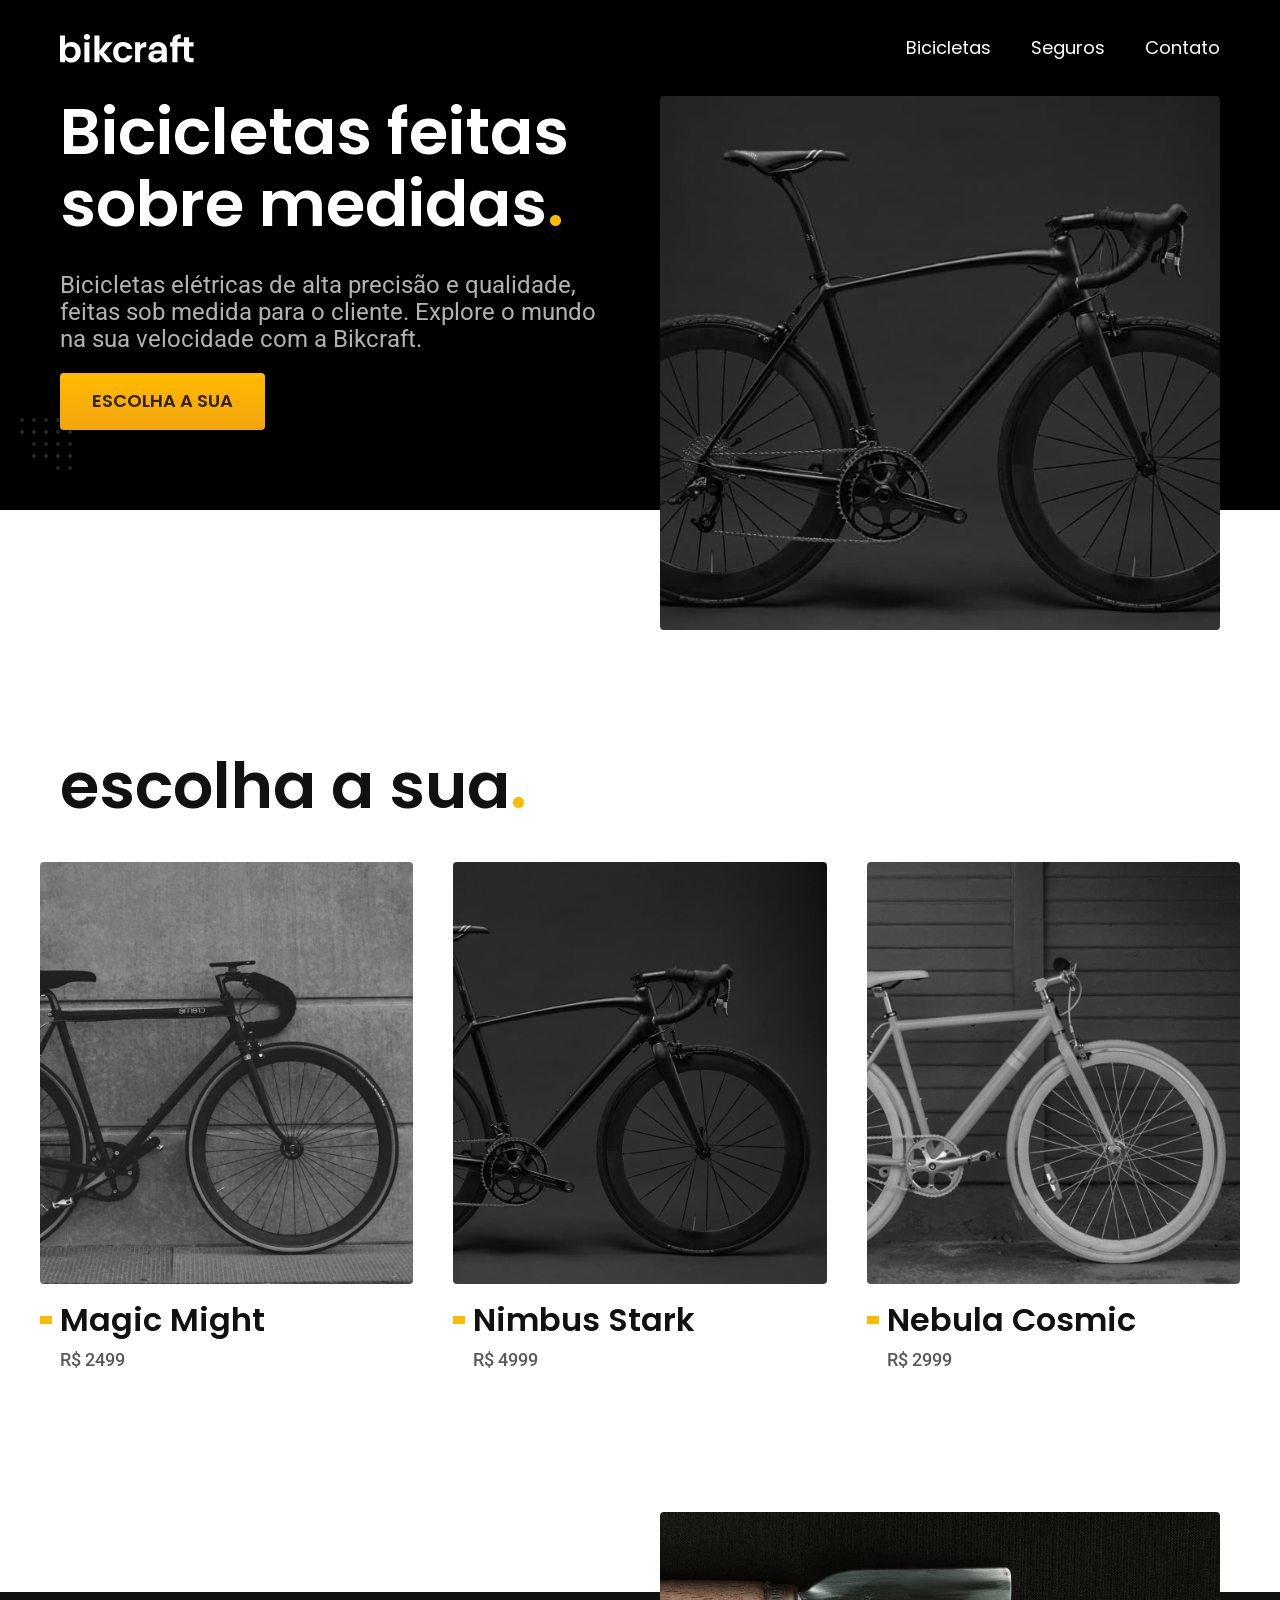
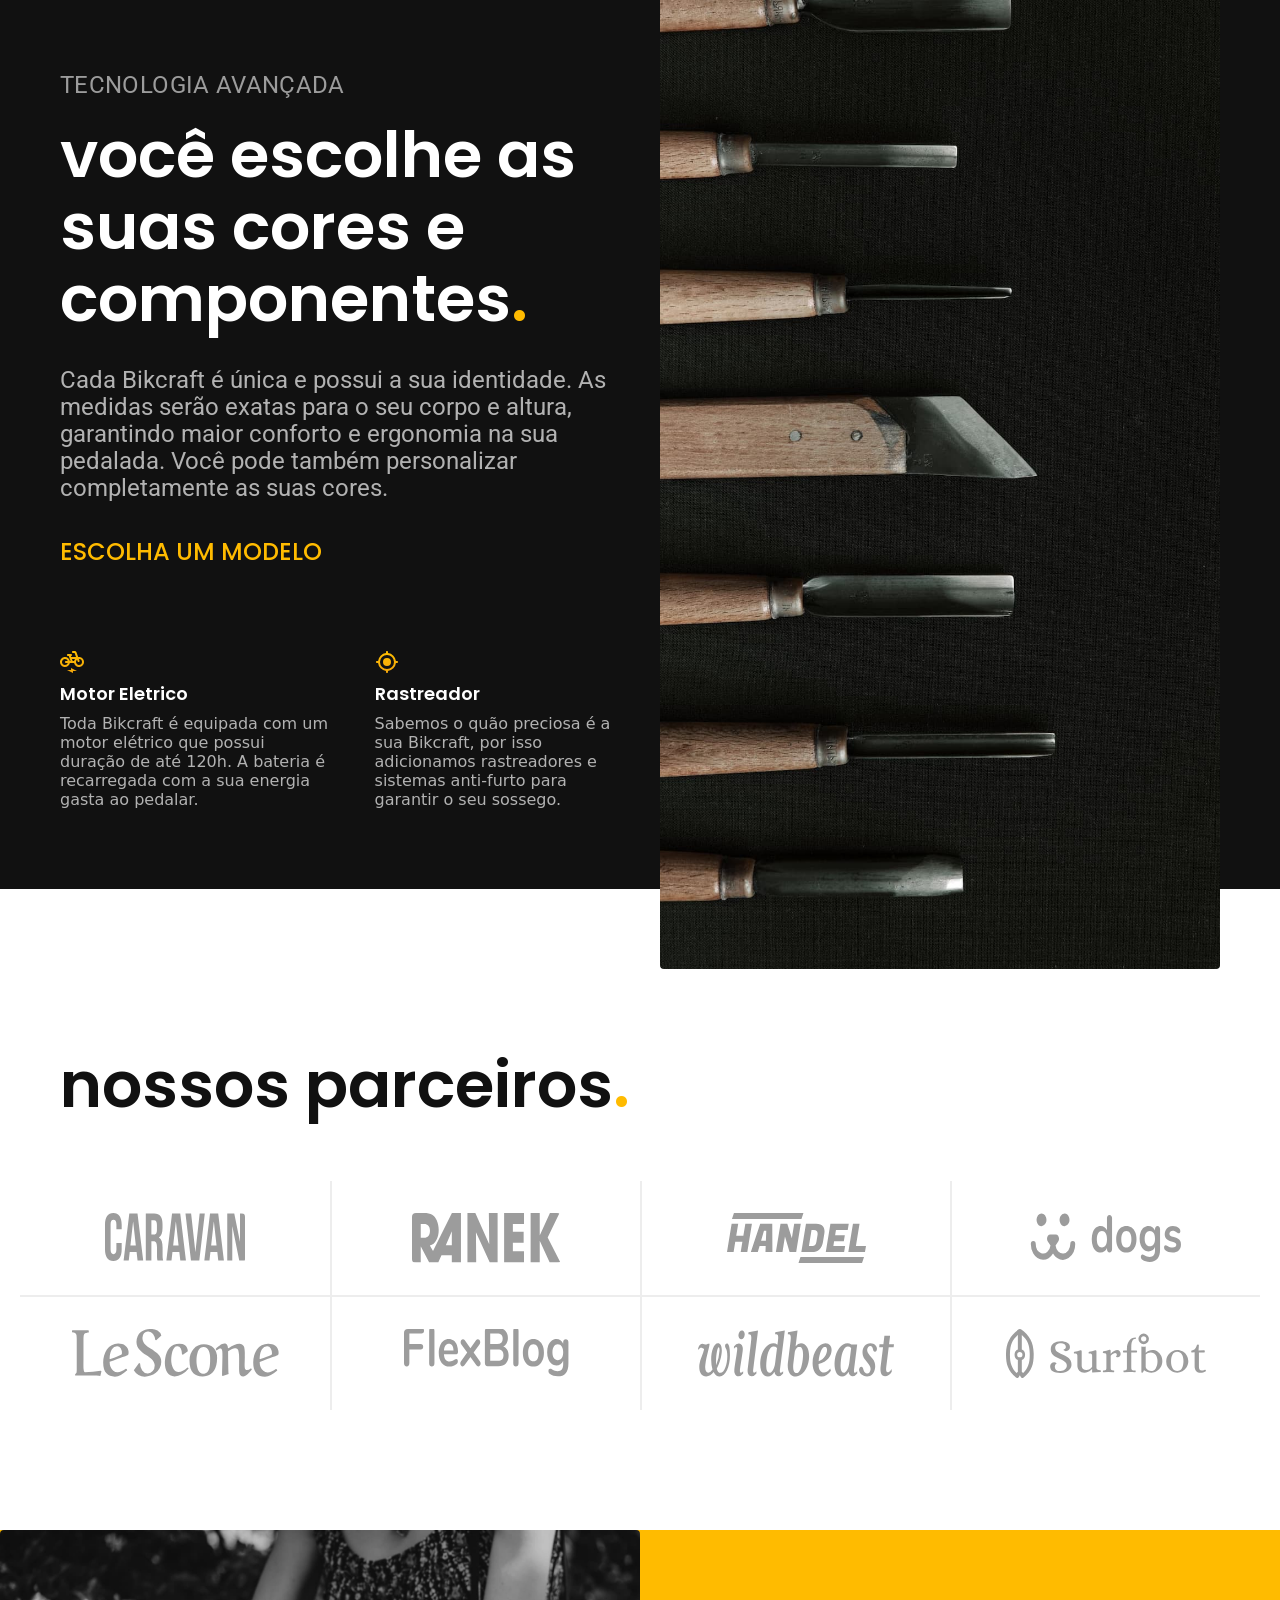
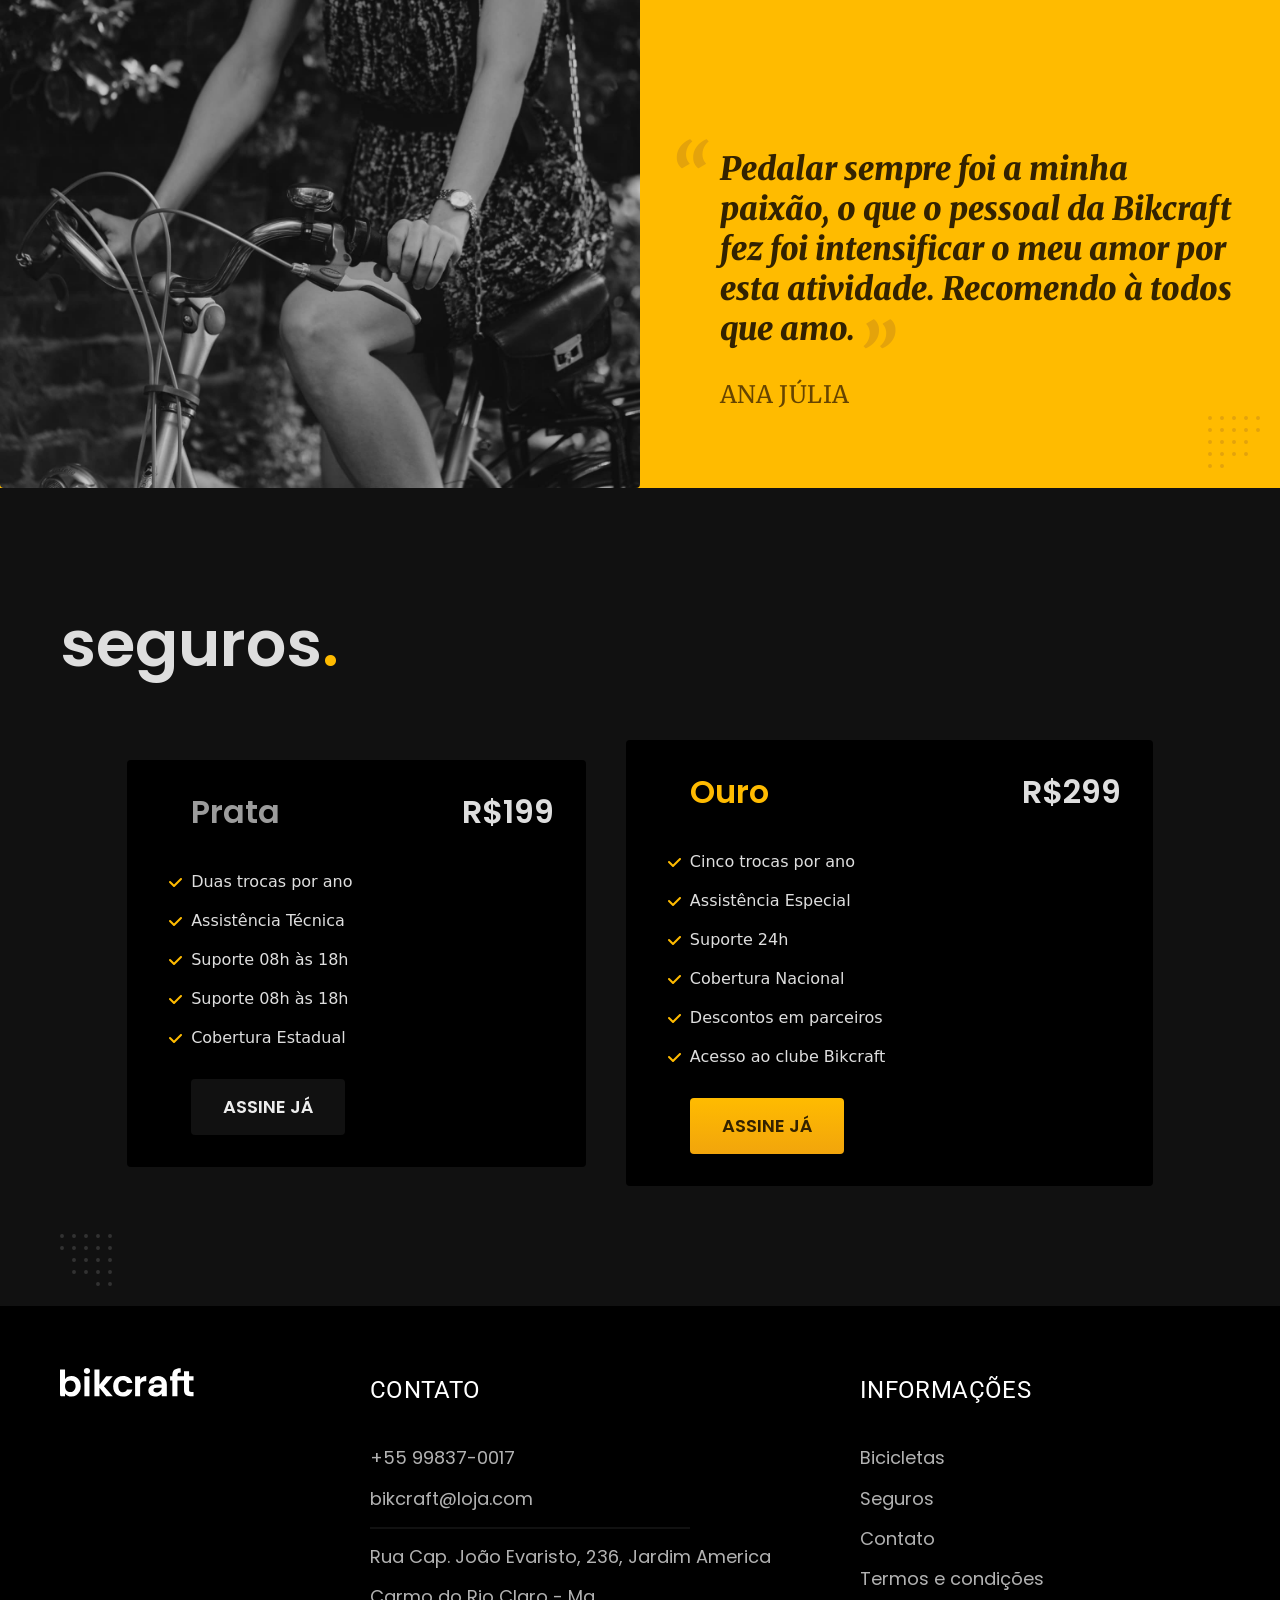
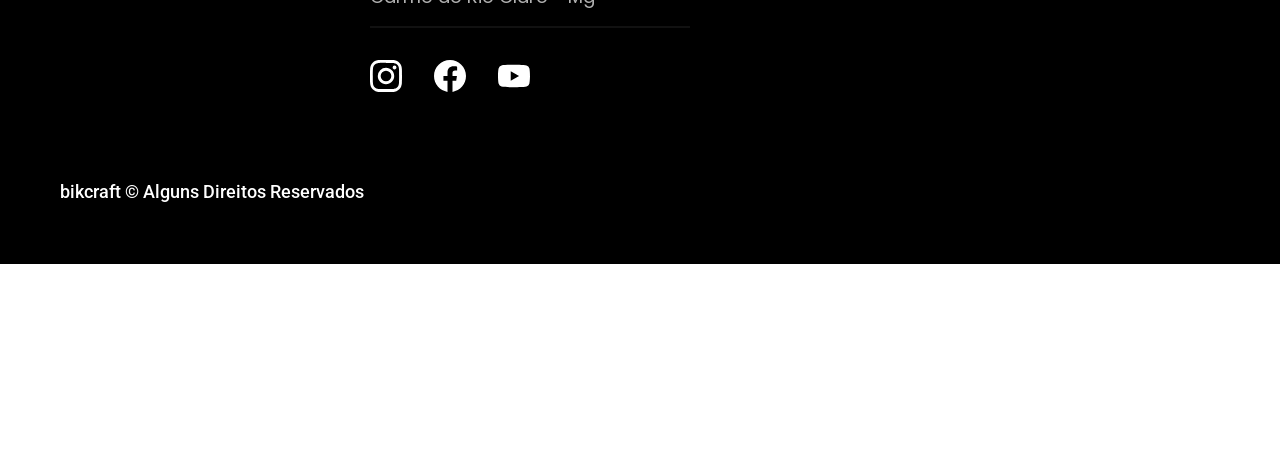
<file: index.html>
<!DOCTYPE html>
<html lang="pt-br">

<head>
  <meta charset="UTF-8">
  <meta name="viewport" content="width=device-width, initial-scale=1.0">
  <title>Bikcraft - bicicletas eletricas</title>
  <meta name="description" content="Termos e condições.">

  <link rel="preload" href="./css/style.min.css" as="style">
  <link rel="stylesheet" href="./css/style.min.css">

  <link rel="icon" href="./favicon.svg" type="image/svg+xml">

  <link rel="preconnect" href="https://fonts.googleapis.com">
  <link rel="preconnect" href="https://fonts.gstatic.com" crossorigin>
  <link href="https://fonts.googleapis.com/css2?family=Merriweather:ital,opsz,wght@1,18..144,900&family=Poppins:wght@400;600&family=Roboto:ital,wght@0,100..900;1,100..900&display=swap" rel="stylesheet">
  <script> document.documentElement.classList.add('js') </script>
</head>

<body>
  <header id="home" class="header-bg">

    <div class="header container">

      <a href="./">
        <img src="/img/bikcraft.svg" width="136" height="32" alt="Logo Bikcraft">
      </a>

      <nav aria-label="primaria">
        <ul class="header-menu font-1-m cor-0">
          <li><a href="../bicicletas.html">Bicicletas</a></li>
          <li><a href="../seguros.html">Seguros</a></li>
          <li><a href="../contato.html">Contato</a></li>

        </ul>
      </nav>

    </div>

  </header>

  <main class="introducao-bg">
    <div class="introducao container">
      <div class="introducao-conteudo">
        <h1 class="font-1-xxl fadeInDown" data-anime='200'>Bicicletas feitas sobre medidas<span class="ponto">.</span></h1>
        <p class="font-2-l fadeInDown" data-anime='400'>Bicicletas elétricas de alta precisão e qualidade, feitas sob medida para o cliente. Explore o mundo na sua velocidade com a Bikcraft.</p>
        <a class="btn" data-anime='600' href="../bicicletas.html">Escolha a sua</a>
      </div>
      <picture data-anime='800' class="fadeInDown">
        <source media="(max-width:800px)" srcset="/img/bicicletas/nimbus.jpg">
        <img src="/img/fotos/introducao.jpg" width="1280" height="1600" alt="Bicicleta preta Nimbus">
      </picture>
    </div>
  </main>

  <article class="bicicletas-lista">
    <h2 class="font-1-xxl cor-11 container">escolha a sua<span class="ponto">.</span></h2>
    <ul>
      <li>
        <a href="../bicicletas/magic.html">
          <img src="/img/bicicletas/magic-home.jpg" width="920" height="1040" alt="Bicicleta Magic">
          <h3 class="font-1-xl cor-11">Magic Might</h3>
          <span class=" font-2-m cor-8">R$ 2499</span>
        </a>
      </li>
      <li>
        <a href="../bicicletas/nimbus.html">
          <img src="/img/bicicletas/nimbus-home.jpg" width="920" height="1040" alt="Bicicleta Nimbus">
          <h3 class="font-1-xl cor-11">Nimbus Stark</h3>
          <span class=" font-2-m cor-8">R$ 4999</span>
        </a>
      </li>
      <li>
        <a href="../bicicletas/nebula.html">
          <img src="/img/bicicletas/nebula-home.jpg" width="920" height="1040" alt="Bicicleta Nebula">
          <h3 class="font-1-xl cor-11">Nebula Cosmic</h3>
          <span class=" font-2-m cor-8">R$ 2999</span>
        </a>
      </li>
    </ul>
  </article>

  <section class="tecnologia-bg">

    <div class="tecnologia container">

      <div class="tecnologia-descricao">

        <span class="font-2-l-b cor-6 subtitulo">Tecnologia avançada</span>

        <h2 class="font-1-xxl cor-0">você escolhe as suas cores e componentes<span class="ponto">.</span></h2>

        <p class="font-2-l cor-5">Cada Bikcraft é única e possui a sua identidade. As medidas serão exatas para o seu corpo e altura, garantindo maior conforto e ergonomia na sua pedalada. Você pode também personalizar completamente as suas cores.</p>

        <a class="link" href="../bicicletas.html">Escolha um modelo</a>

        <ul class="tecnologia-lista">

          <li>
            <img src="/img/icones/eletrica.svg" width="24" height="24" alt="Motor eletrico">
            <h4 class="font-1-m-b cor-0">Motor Eletrico</h4>
            <p class="2-s cor-5">Toda Bikcraft é equipada com um motor elétrico que possui duração de até 120h. A bateria é recarregada com a sua energia gasta ao pedalar.</p>
          </li>

          <li>
            <img src="/img/icones/rastreador.svg" width="24" height="24" alt="Rastreador">
            <h4 class="font-1-m-b cor-0">Rastreador</h4>
            <p class="2-s cor-5">Sabemos o quão preciosa é a sua Bikcraft, por isso adicionamos rastreadores e sistemas anti-furto para garantir o seu sossego.</p>
          </li>

        </ul>

      </div>

      <div class="tecnologia-imagem">
        <img src="./img/fotos/tecnologia.jpg" width="1200" height="1920" alt="">
      </div>

    </div>

  </section>

  <section class="parceiros" aria-label="Nossos parceiros">
    <h2 class="font-1-xxl cor-11 container">nossos parceiros<span class="ponto">.</span></h2>
    <ul class="parceiro-lista">
      <li><img src="/img/parceiros/caravan.svg" width="140" height="38" alt="Caravan"></li>
      <li><img src="/img/parceiros/ranek.svg" width="149" height="36" alt="ranek"></li>
      <li><img src="/img/parceiros/handel.svg" width="139" height="50" alt="handel"></li>
      <li><img src="/img/parceiros/dogs.svg" width="152" height="39" alt="dogs"></li>
      <li><img src="/img/parceiros/lescone.svg" width="208" height="41" alt="lescone"></li>
      <li><img src="/img/parceiros/flexblog.svg" width="165" height="38" alt="Flexblog"></li>
      <li><img src="/img/parceiros/wildbeast.svg" width="196" height="34" alt="wildbeast"></li>
      <li><img src="/img/parceiros/surfbot.svg" width="200" height="49" alt="surfboat"></li>

    </ul>

  </section>

  <section class="depoimento" aria-label="Depoimento">

    <div class="depoimento-imagem">
      <img src="/img/fotos/depoimento.jpg" width="1560" height="1360" alt="Mulher andando de bicicleta">
    </div>
    <div class="depoimento-conteudo">
      <blockquote>
        <p class="font-1-xl cor-p5">Pedalar sempre foi a minha paixão, o que o pessoal da Bikcraft fez foi intensificar o meu amor por esta atividade. Recomendo à todos que amo.</p>
        <span class="depoimento-nome cor-p4 font-2-l-b">Ana Júlia</span>
      </blockquote>
    </div>
  </section>

  <article class="seguro-bg" aria-label="Seguros">

    <h2 class="font-1-xxl cor-3 container">seguros<span class="ponto">.</span></h2>

    <div class="seguro-conteudo ">

      <div class="seguro-prata cor-11">
        <div class="seguro-vantagens">
          <h3 class="cor-6 font-1-xl">Prata</h3>
          <ul>
            <li class="cor-3 font-2-m-b">
              <p>Duas trocas por ano</p>
            </li>
            <li class="cor-3 font-2-m-b">
              <p>Assistência Técnica</p>
            </li>
            <li class="cor-3 font-2-m-b">
              <p>Suporte 08h às 18h</p>
            </li>
            <li class="cor-3 font-2-m-b">
              <p>Suporte 08h às 18h</p>
            </li>
            <li class="cor-3 font-2-m-b">
              <p>Cobertura Estadual</p>
            </li>
          </ul>
          <a class="btn secundario" href="../seguros.html">Assine já</a>
        </div>
        <span class="seguro-valor font-1-xl cor-3">R$199</span>
      </div>

      <div class="seguro-ouro cor-11">
        <div class="seguro-vantagens">
          <h3 class="cor-p1 font-1-xl">Ouro</h3>
          <ul>
            <li class="cor-3 font-2-m-b">
              <p>Cinco trocas por ano</p>
            </li>
            <li class="cor-3 font-2-m-b">
              <p>Assistência Especial</p>
            </li>
            <li class="cor-3 font-2-m-b">
              <p>Suporte 24h</p>
            </li>
            <li class="cor-3 font-2-m-b">
              <p>Cobertura Nacional</p>
            </li>
            <li class="cor-3 font-2-m-b">
              <p>Descontos em parceiros</p>
            </li>
            <li class="cor-3 font-2-m-b">
              <p>Acesso ao clube Bikcraft</p>
            </li>
          </ul>
          <a class="btn" href="../seguros.html">Assine já</a>
        </div>
        <span class="seguro-valor font-1-xl cor-3">R$299</span>
      </div>

    </div>
  </article>

  <footer class="footer-bg">
    <div class="footer container">

      <img class="footer-logo" src="./img/bikcraft.svg" width="136" height="36" alt="Logo Bikcraft">

      <div class="footer-contato">
        <h3 class="font-2-l-b cor-0">Contato</h3>
        <ul class="contato-lista font-1-m cor-5"">
          <li ><a href=" tel:+55998370017">+55 99837-0017</a></li>
          <li><a href="mailto:bikcraft@loja.com">bikcraft@loja.com</a></li>
          <li>Rua Cap. João Evaristo, 236, Jardim America</li>
          <li>Carmo do Rio Claro - Mg</li>
        </ul>
        <div class="footer-redes">
          <ul>
            <li>
              <a href="./"><img src="./img/redes/instagram.svg" alt="Logo instagram"></a>
            </li>
            <li>
              <a href="./"><img src="./img/redes/facebook.svg" alt="Logo instagram"></a>
            </li>
            <li>
              <a href="./"><img src="./img/redes/youtube.svg" alt="Logo instagram"></a>
            </li>

          </ul>
        </div>
      </div>

      <div class="footer-informacoes">
        <h3 class="font-2-l-b cor-0">
          Informações
        </h3>
        <nav aria-label="Informativa">
          <ul class="font-1-m cor-5">

            <!-- Caso o link não esteja pegando é pq faltou o . antes da barra -->
            <li><a href="/bicicletas.html">Bicicletas</a></li>
            <li><a href="/seguros.html">Seguros</a></li>
            <li><a href="/contato.html">Contato</a></li>
            <li><a href="/termos.html">Termos e condições</a></li>

          </ul>
        </nav>

      </div>
      <div class="footer-copy">
        <p class="font-2-m cor 6">bikcraft © Alguns Direitos Reservados</p>
      </div>
    </div>

  </footer>


  <script src="./js/plugins/simple-anime.js"></script>;
  <script src="./js/javascript.js"></script>

</body>

</html>
</file>
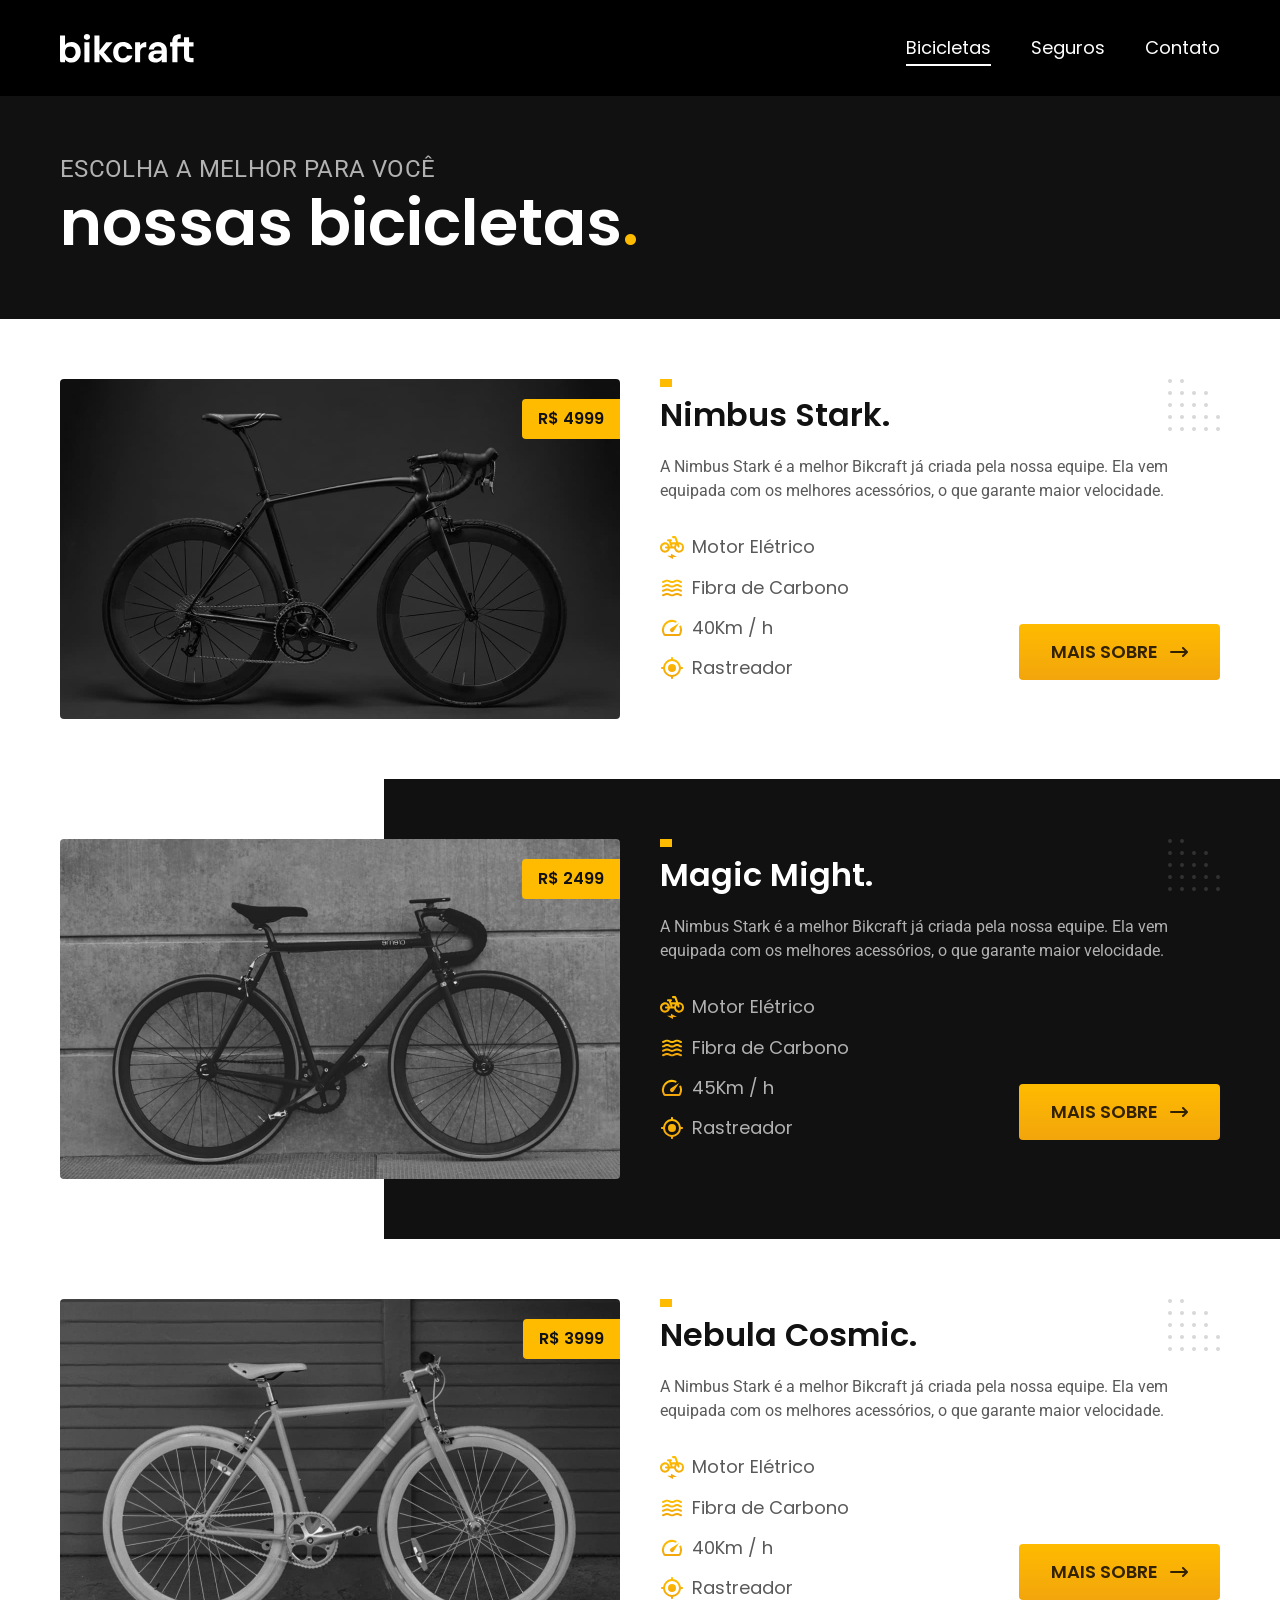
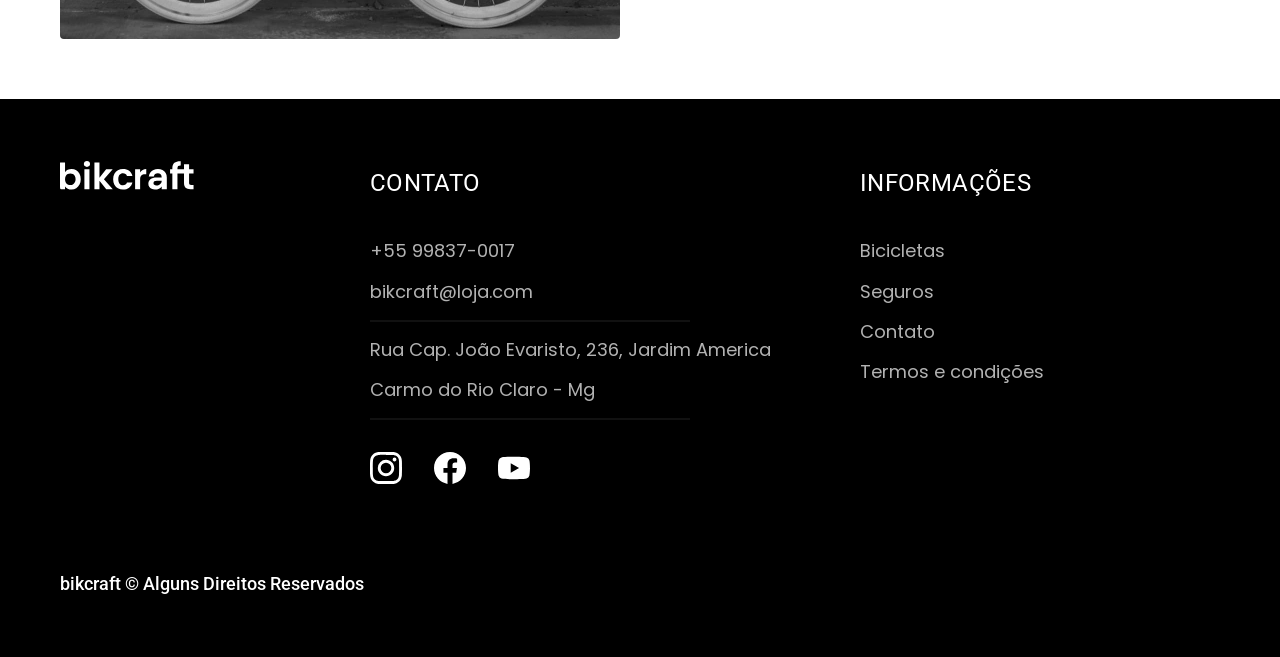
<file: bicicletas.html>
<!DOCTYPE html>
<html lang="pt-br">

<head>
  <meta charset="UTF-8">
  <meta name="viewport" content="width=device-width, initial-scale=1.0">
  <title>Bikcraft - Bicicletas eletricas</title>
  <meta name="description" content="Bicicletas elétricas de alta precisão e qualidade,  feitas sob medida para o cliente. Explore o mundo na sua velocidade com a Bikcraft.">
  <link rel="preload" href="/css/style.css" as="style">
  <link rel="stylesheet" href="/css/style.css">
  <link rel="icon" href="./favicon.svg" type="image/svg+xml">
  <link rel="preconnect" href="https://fonts.googleapis.com">
  <link rel="preconnect" href="https://fonts.gstatic.com" crossorigin>
  <link href="https://fonts.googleapis.com/css2?family=Merriweather:ital,opsz,wght@1,18..144,900&family=Poppins:wght@400;600&family=Roboto:ital,wght@0,100..900;1,100..900&display=swap" rel="stylesheet">
  <script> document.documentElement.classList.add('js') </script>
</head>

<body id="bicicletas">
  <header id="home" class="header-bg">

    <div class="header container">

      <a href="./">
        <img src="/img/bikcraft.svg" alt="Logo Bikcraft">
      </a>

      <nav aria-label="primaria">
        <ul class="header-menu">
          <!-- Caso o link não esteja pegando é pq faltou o . antes da barra -->
          <li><a href="../bicicletas.html">Bicicletas</a></li>
          <li><a href="../seguros.html">Seguros</a></li>
          <li><a href="../contato.html">Contato</a></li>

        </ul>
      </nav>

    </div>

  </header>

  <main>

    <div class="titulo-bg">
      <div class="titulo container">
        <p class="font-2-l-b cor-5">Escolha a melhor para você</p>
        <h1 class="font-1-xxl cor-o">nossas bicicletas<span class="ponto">.</span></h1>
      </div>
    </div>



    <div class="container bicicletas">

      <div class="bicicletas-card">
        <div class="bicicletas-imagem">
          <img src="./img/bicicletas/nimbus.jpg" alt="Bicicleta Nimbus">
          <span class="font-2-m cor-0">R$ 4999</span>
        </div>


        <div class="bicicletas-informacoes">
          <h2 class="font-1-xl cor-11">Nimbus Stark.</h2>
          <p class="font-2-s cor-8">A Nimbus Stark é a melhor Bikcraft já criada pela nossa equipe. Ela vem equipada com os melhores acessórios, o que garante maior velocidade.</p>
          <ul class="font-1-m cor-8">
            <li>
              <img src="/img/icones/eletrica.svg" alt="ícone motor eletrico">
              <p>Motor Elétrico</p>
            </li>

            <li>
              <img src="/img/icones/carbono.svg" alt="ícone carbono">
              <p>Fibra de Carbono</p>
            </li>

            <li>
              <img src="/img/icones/velocidade.svg" alt="ícone velocidade">
              <p>40Km / h</p>
            </li>
            <li>
              <img src="/img/icones/rastreador.svg" alt="ícone rastreador">
              <p>Rastreador</p>
            </li>

          </ul>

          <a class="btn seta" href="../bicicletas/nimbus.html">Mais Sobre</a>
        </div>
      </div>

    </div>




    <div class="bicicletas-bg">
      <div class="container bicicletas">

        <div class="bicicletas-card">
          <div class="bicicletas-imagem">
            <img src="./img/bicicletas/magic.jpg" alt="Bicicleta Magic">
            <span class="font-2-m cor-0">R$ 2499</span>
          </div>


          <div class="bicicletas-informacoes">
            <h2 class="font-1-xl cor-0">Magic Might.</h2>
            <p class="font-2-s cor-5">A Nimbus Stark é a melhor Bikcraft já criada pela nossa equipe. Ela vem equipada com os melhores acessórios, o que garante maior velocidade.</p>
            <ul class="font-1-m cor-5">
              <li>
                <img src="/img/icones/eletrica.svg" alt="ícone motor eletrico">
                <p>Motor Elétrico</p>
              </li>

              <li>
                <img src="/img/icones/carbono.svg" alt="ícone carbono">
                <p>Fibra de Carbono</p>
              </li>

              <li>
                <img src="/img/icones/velocidade.svg" alt="ícone velocidade">
                <p>45Km / h</p>
              </li>
              <li>
                <img src="/img/icones/rastreador.svg" alt="ícone rastreador">
                <p>Rastreador</p>
              </li>

            </ul>

            <a class="btn seta" href="../bicicletas/magic.html">Mais Sobre</a>
          </div>
        </div>

      </div>
    </div>




    <div class="container bicicletas">

      <div class="bicicletas-card">
        <div class="bicicletas-imagem">
          <img src="./img/bicicletas/nebula.jpg" alt="Bicicleta nebula">
          <span class="font-2-m cor-0">R$ 3999</span>
        </div>


        <div class="bicicletas-informacoes">
          <h2 class="font-1-xl cor-11">Nebula Cosmic.</h2>
          <p class="font-2-s cor-8">A Nimbus Stark é a melhor Bikcraft já criada pela nossa equipe. Ela vem equipada com os melhores acessórios, o que garante maior velocidade.</p>

          <ul class="font-1-m cor-8">
            <li>
              <img src="/img/icones/eletrica.svg" alt="ícone motor eletrico">
              <p>Motor Elétrico</p>
            </li>

            <li>
              <img src="/img/icones/carbono.svg" alt="ícone carbono">
              <p>Fibra de Carbono</p>
            </li>

            <li>
              <img src="/img/icones/velocidade.svg" alt="ícone velocidade">
              <p>40Km / h</p>
            </li>
            <li>
              <img src="/img/icones/rastreador.svg" alt="ícone rastreador">
              <p>Rastreador</p>
            </li>
          </ul>

          <a class="btn seta" href="../bicicletas/nebula.html">Mais Sobre</a>

        </div>
      </div>

    </div>





  </main>



















































  <footer class="footer-bg">
    <div class="footer container">

      <img class="footer-logo" src="./img/bikcraft.svg" alt="Logo Bikcraft">

      <div class="footer-contato">
        <h3 class="font-2-l-b cor-0">Contato</h3>
        <ul class="contato-lista font-1-m cor-5"">
          <li ><a href=" tel:+55998370017">+55 99837-0017</a></li>
          <li><a href="mailto:bikcraft@loja.com">bikcraft@loja.com</a></li>
          <li>Rua Cap. João Evaristo, 236, Jardim America</li>
          <li>Carmo do Rio Claro - Mg</li>
        </ul>
        <div class="footer-redes">
          <ul>
            <li>
              <a href="./"><img src="./img/redes/instagram.svg" alt="Logo instagram"></a>
            </li>
            <li>
              <a href="./"><img src="./img/redes/facebook.svg" alt="Logo instagram"></a>
            </li>
            <li>
              <a href="./"><img src="./img/redes/youtube.svg" alt="Logo instagram"></a>
            </li>

          </ul>
        </div>
      </div>

      <div class="footer-informacoes">
        <h3 class="font-2-l-b cor-0">
          Informações
        </h3>
        <nav aria-label="Informativa">
          <ul class="font-1-m cor-5">

            <!-- Caso o link não esteja pegando é pq faltou o . antes da barra -->
            <li><a href="/bicicletas.html">Bicicletas</a></li>
            <li><a href="/seguros.html">Seguros</a></li>
            <li><a href="/contato.html">Contato</a></li>
            <li><a href="/termos.html">Termos e condições</a></li>

          </ul>
        </nav>

      </div>
      <div class="footer-copy">
        <p class="font-2-m cor 6">bikcraft © Alguns Direitos Reservados</p>
      </div>
    </div>

  </footer>
  <script src="./js/javascript.js"></script>
</body>

</html>
</file>
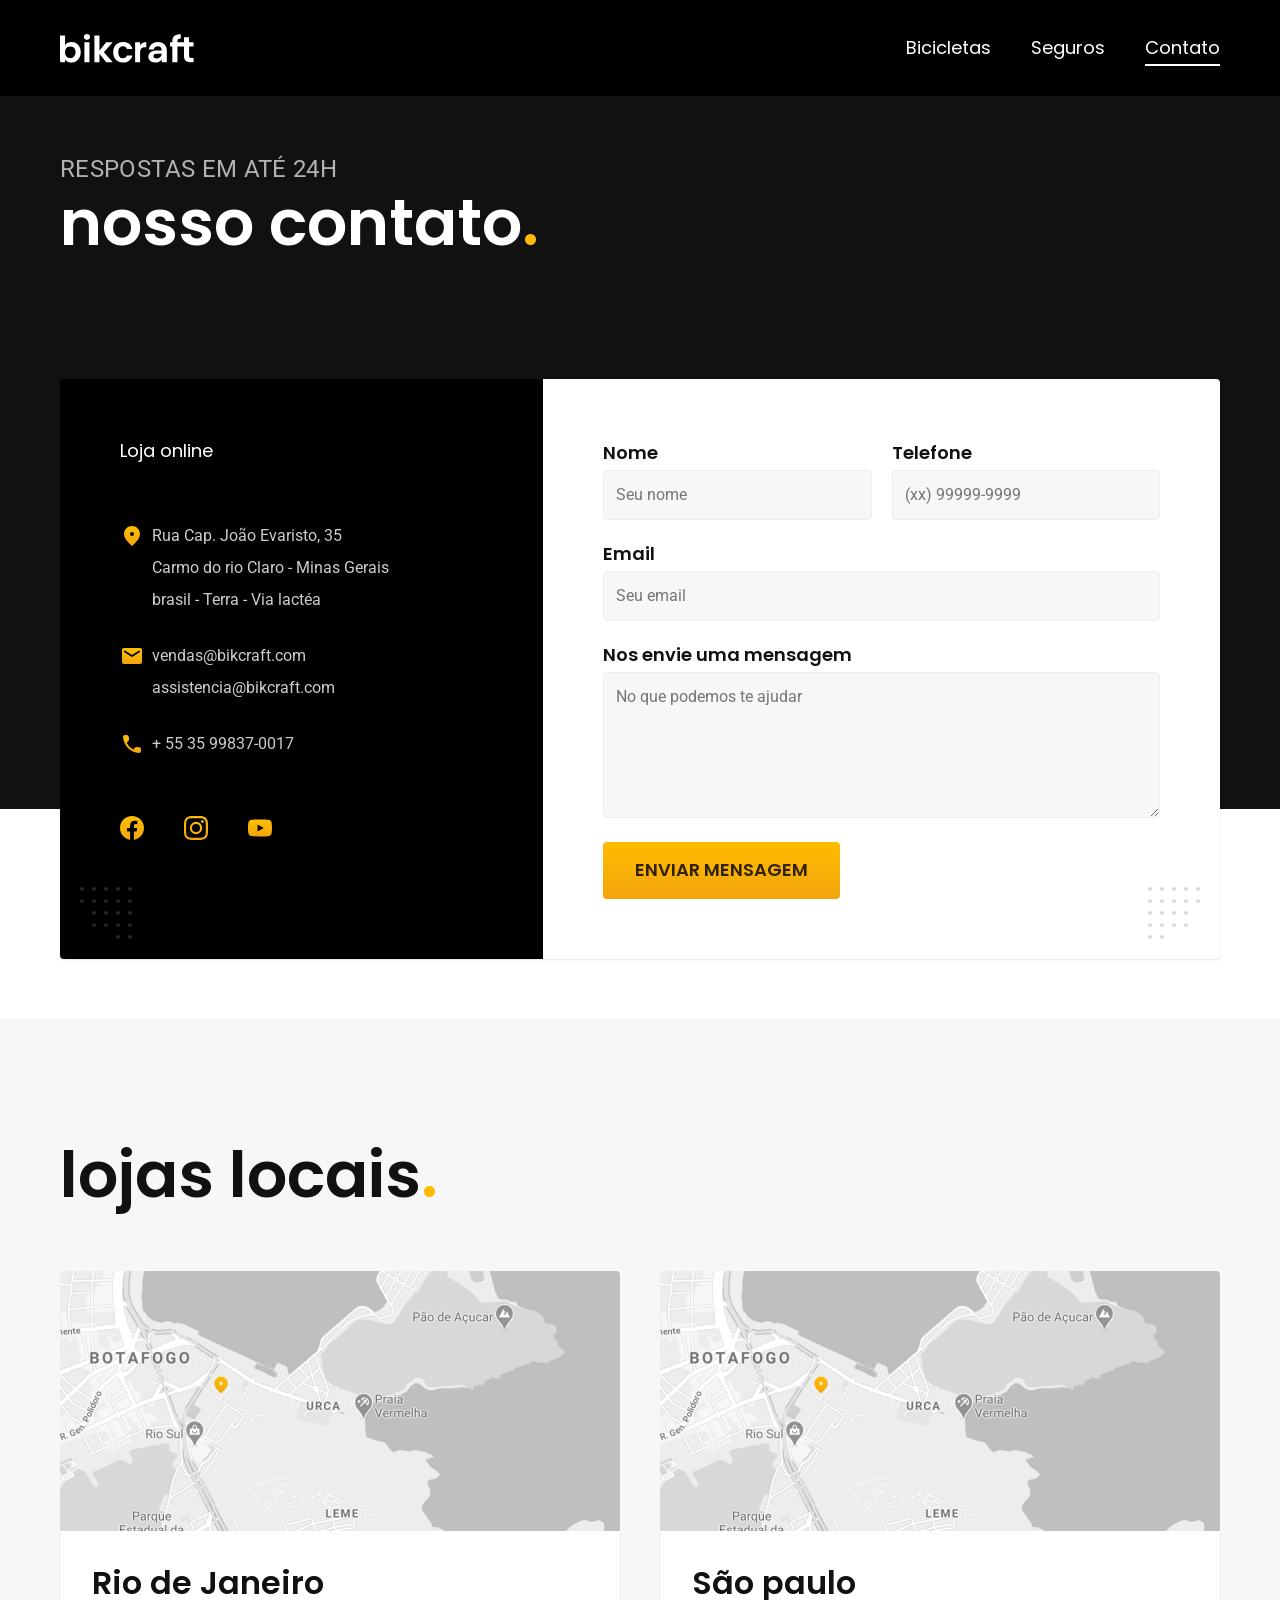
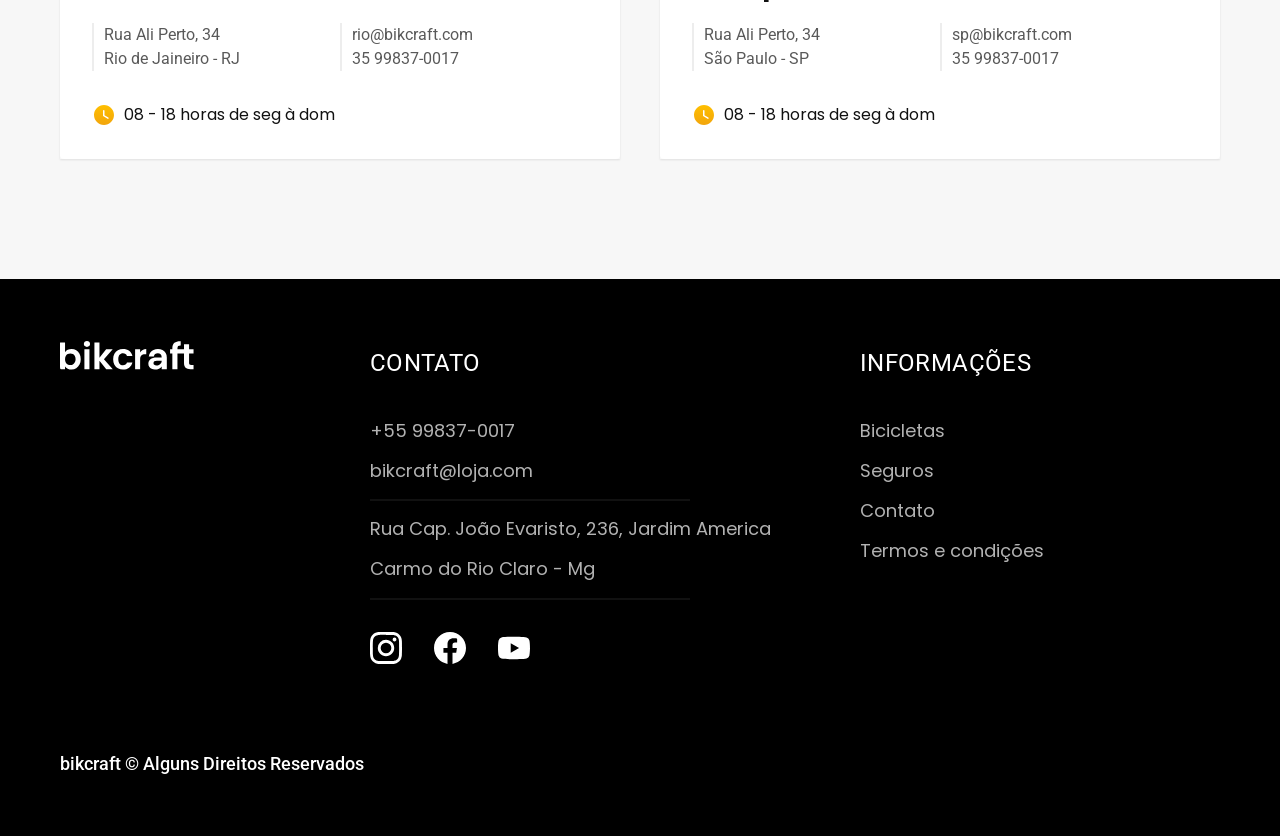
<file: contato.html>
<!DOCTYPE html>
<html lang="pt-br">

<head>
  <meta charset="UTF-8">
  <meta name="viewport" content="width=device-width, initial-scale=1.0">
  <title>Bikcraft - Contatos</title>
  <meta name="description" content="Contatos, localizações e informações úteis">
  <link rel="preload" href="/css/style.css" as="style">
  <link rel="stylesheet" href="/css/style.css">
  <link rel="icon" href="./favicon.svg" type="image/svg+xml">
  <link rel="preconnect" href="https://fonts.googleapis.com">
  <link rel="preconnect" href="https://fonts.gstatic.com" crossorigin>
  <link href="https://fonts.googleapis.com/css2?family=Merriweather:ital,opsz,wght@1,18..144,900&family=Poppins:wght@400;600&family=Roboto:ital,wght@0,100..900;1,100..900&display=swap" rel="stylesheet">
  <script> document.documentElement.classList.add('js') </script>
</head>

<body id="contato">
  <header id="home" class="header-bg">

    <div class="header container">

      <a href="./">
        <img src="/img/bikcraft.svg" alt="Logo Bikcraft">
      </a>

      <nav aria-label="primaria">
        <ul class="header-menu">
          <!-- Caso o link não esteja pegando é pq faltou o . antes da barra -->
          <li><a href="/bicicletas.html">Bicicletas</a></li>
          <li><a href="/seguros.html">Seguros</a></li>
          <li><a href="/contato.html">Contato</a></li>

        </ul>
      </nav>

    </div>

  </header>

  <main>
    <div class="titulo-bg">
      <div class="titulo container">
        <p class="font-2-l-b cor-5">Respostas em até 24H</p>
        <h1 class="font-1-xxl cor-o">nosso contato<span class="ponto">.</span></h1>
      </div>
    </div>

    <article class="contato-bg">
      <div class="contato container">
        <div class="contato-info">
          <span class="font-1-m cor-0">Loja online</span>
          <ul class="font-2-s cor-4">
            <li>
              <img src="/img/icones/local.svg" alt="">
              <p>Rua Cap. João Evaristo, 35</p>
              <p>Carmo do rio Claro - Minas Gerais</p>
              <p>brasil - Terra - Via lactéa</p>
            </li>
            <li>
              <img src="/img/icones/email.svg" alt="">
              <p>vendas@bikcraft.com</p>
              <p>assistencia@bikcraft.com</p>
            </li>

            <li>
              <img src="/img/icones/telefone.svg" alt="">
              <p>+ 55 35 99837-0017</p>
            </li>
          </ul>

          <div class="contato-redes">
            <ul>
              <li>
                <a href="./"><img src="/img/redes/facebook-p.svg" alt=""></a>
              </li>

              <li>
                <a href="./"><img src="/img/redes/instagram-p.svg" alt=""></a>
              </li>

              <li>
                <a href="./"><img src="/img/redes/youtube-p.svg" alt=""></a>
              </li>
            </ul>
          </div>
        </div>

        <section class="contato-formulario" aria-label="Formulário">
          <form class="form" action="./contato.html">

            <div class="nome">
              <label for="nome">Nome</label>
              <input type="text" id="nome" name="nome" placeholder="Seu nome">
            </div>

            <div class="telefone">
              <label for="telefone">Telefone</label>
              <input type="text" id="telefone" name="telefone" placeholder="(xx) 99999-9999">
            </div>

            <div class="email col-2">
              <label for="email">Email</label>
              <input type="email" id="email" name="email" placeholder="Seu email">
            </div>

            <div class="mensagem col-2">
              <label for="mensagem">Nos envie uma mensagem</label>
              <textarea rows="5" name="mensagem" id="mensagem" name="mensagem" placeholder="No que podemos te ajudar"></textarea>
            </div>

            <button class="btn col-2">Enviar mensagem</button>

          </form>
        </section>


      </div>

    </article>

    <article class="lojas container">
      <h2 class="font-1-xxl cor-11">lojas locais<span class="ponto">.</span></h2>
      <div class="loja-item">
        <img src="/img/lojas/rj.jpg" alt="Localização bicicleta loja fisica">
        <div class="loja-conteudo">
          <h3 class="font-1-xl cor-11">Rio de Janeiro</h3>
          <div class="loja-dados font-2-s cor-8">
            <p>Rua Ali Perto, 34</p>
            <p>Rio de Jaineiro - RJ</p>
          </div>

          <div class="loja-dados font-2-s cor-8 ">
            <a href="./">rio@bikcraft.com</a>
            <a href="./">35 99837-0017</a>

          </div>

          <p class="loja-horario font-1-s cor-11"><img src="./img/icones/horario.svg" alt="">08 - 18 horas de seg à dom</p>

        </div>

      </div>

      <div class="loja-item">
        <img src="/img/lojas/rj.jpg" alt="Localização bicicleta loja fisica">
        <div class="loja-conteudo">
          <h3 class="font-1-xl cor-11">São paulo</h3>
          <div class="loja-dados font-2-s cor-8">
            <p>Rua Ali Perto, 34</p>
            <p>São Paulo - SP</p>
          </div>

          <div class="loja-dados font-2-s cor-8">
            <a href="./">sp@bikcraft.com</a>
            <a href="./">35 99837-0017</a>

          </div>

          <p class="loja-horario font-1-s cor-11"><img src="./img/icones/horario.svg" alt="">08 - 18 horas de seg à dom</p>

        </div>

      </div>



    </article>


  </main>


  <footer class="footer-bg">
    <div class="footer container">

      <img class="footer-logo" src="./img/bikcraft.svg" alt="Logo Bikcraft">

      <div class="footer-contato">
        <h3 class="font-2-l-b cor-0">Contato</h3>
        <ul class="contato-lista font-1-m cor-5"">
          <li ><a href=" tel:+55998370017">+55 99837-0017</a></li>
          <li><a href="mailto:bikcraft@loja.com">bikcraft@loja.com</a></li>
          <li>Rua Cap. João Evaristo, 236, Jardim America</li>
          <li>Carmo do Rio Claro - Mg</li>
        </ul>
        <div class="footer-redes">
          <ul>
            <li>
              <a href="./"><img src="./img/redes/instagram.svg" alt="Logo instagram"></a>
            </li>
            <li>
              <a href="./"><img src="./img/redes/facebook.svg" alt="Logo instagram"></a>
            </li>
            <li>
              <a href="./"><img src="./img/redes/youtube.svg" alt="Logo instagram"></a>
            </li>

          </ul>
        </div>
      </div>

      <div class="footer-informacoes">
        <h3 class="font-2-l-b cor-0">
          Informações
        </h3>
        <nav aria-label="Informativa">
          <ul class="font-1-m cor-5">

            <!-- Caso o link não esteja pegando é pq faltou o . antes da barra -->
            <li><a href="/bicicletas.html">Bicicletas</a></li>
            <li><a href="/seguros.html">Seguros</a></li>
            <li><a href="/contato.html">Contato</a></li>
            <li><a href="/termos.html">Termos e condições</a></li>

          </ul>
        </nav>

      </div>
      <div class="footer-copy">
        <p class="font-2-m cor 6">bikcraft © Alguns Direitos Reservados</p>
      </div>
    </div>

  </footer>
  <script src="./js/javascript.js"></script>
</body>

</html>
</file>
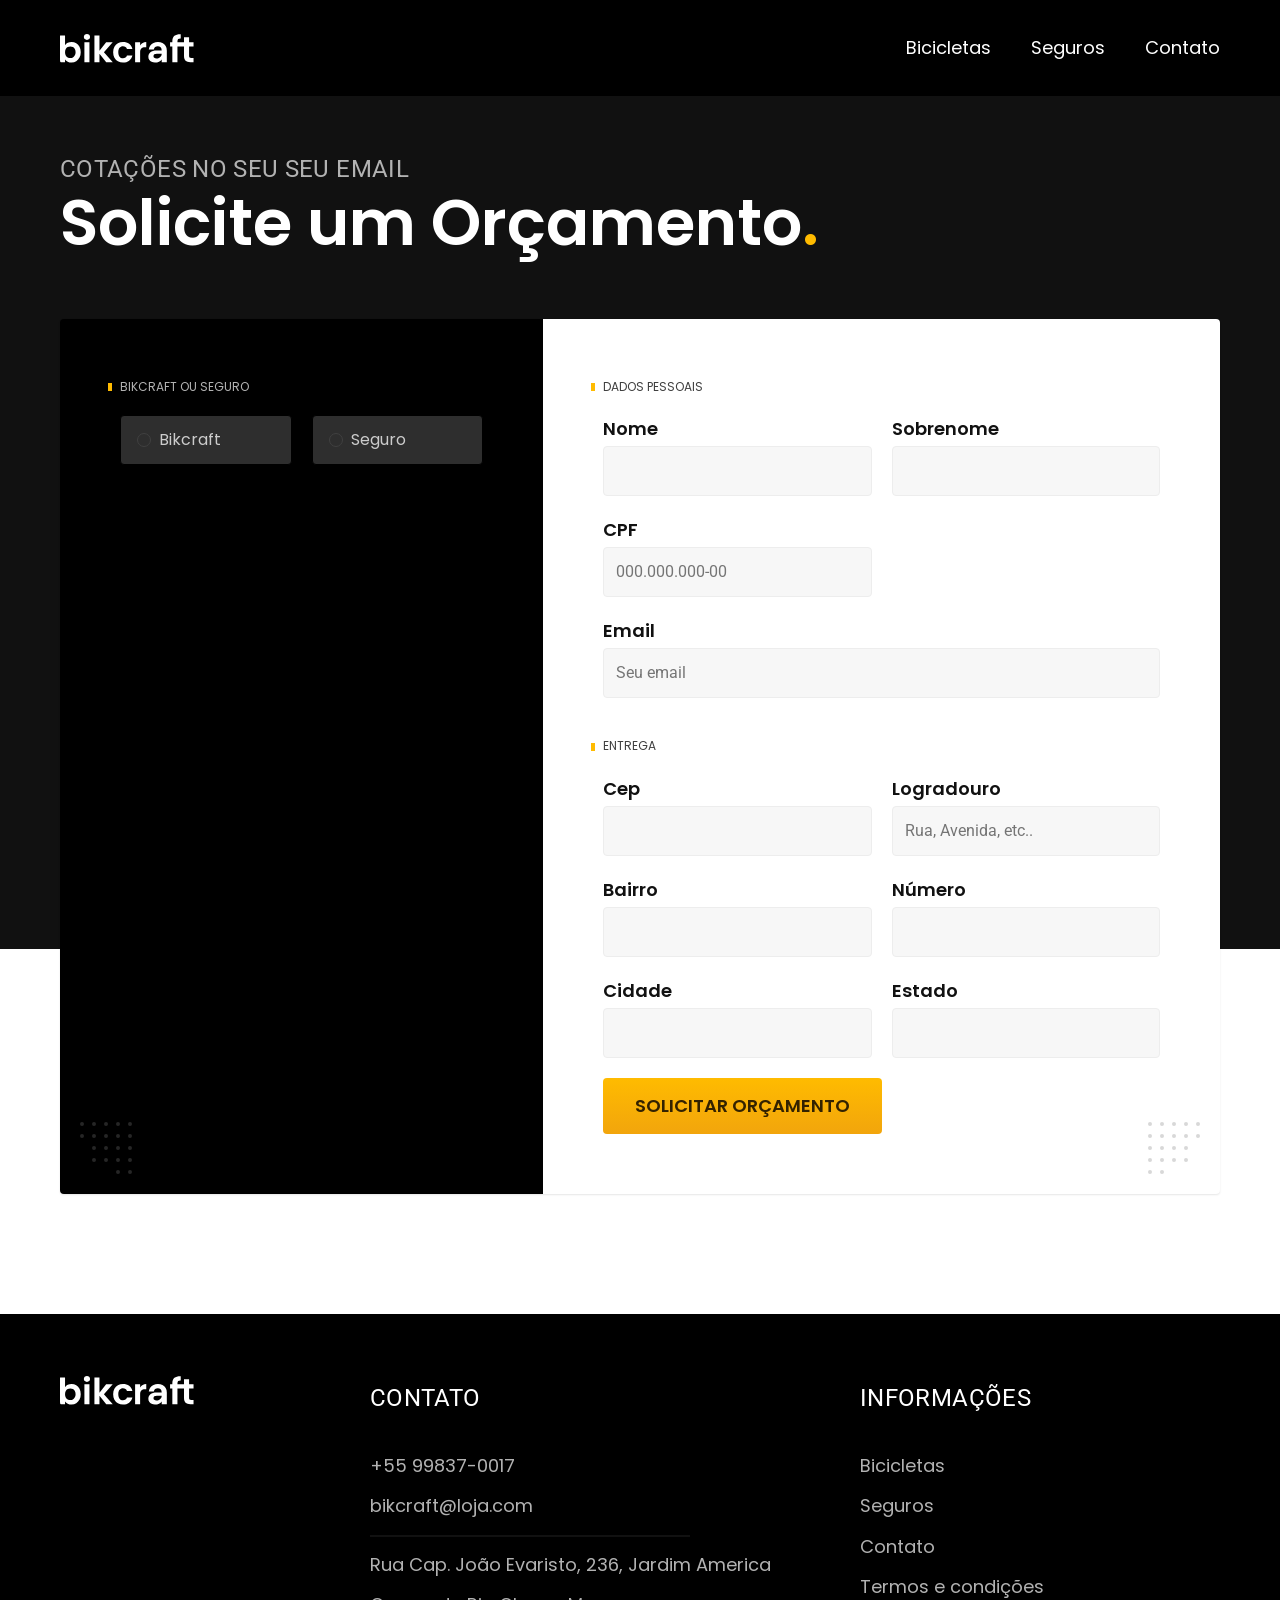
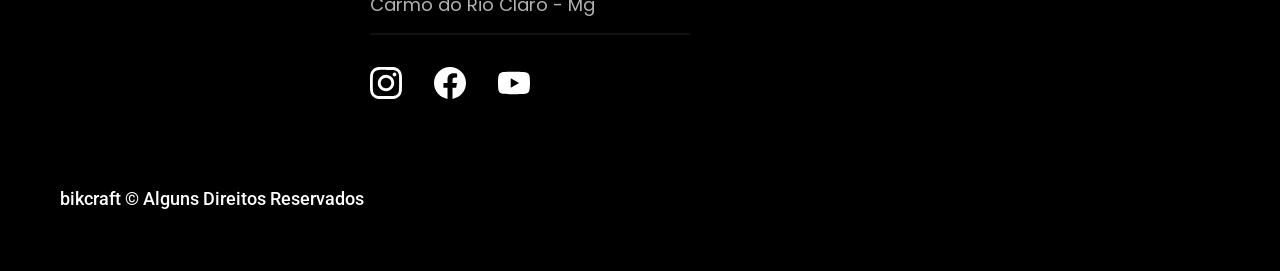
<file: orcamento.html>
<!DOCTYPE html>
<html lang="pt-br">

<head>
  <meta charset="UTF-8">
  <meta name="viewport" content="width=device-width, initial-scale=1.0">
  <title>Bikcraft - Orçamento</title>
  <meta name="description" content="Bicicletas elétricas de alta precisão e qualidade,  feitas sob medida para o cliente. Explore o mundo na sua velocidade com a Bikcraft.">
  <link rel="preload" href="/css/style.css" as="style">
  <link rel="stylesheet" href="/css/style.css">
  <link rel="icon" href="./favicon.svg" type="image/svg+xml">
  <link rel="preconnect" href="https://fonts.googleapis.com">
  <link rel="preconnect" href="https://fonts.gstatic.com" crossorigin>
  <link href="https://fonts.googleapis.com/css2?family=Merriweather:ital,opsz,wght@1,18..144,900&family=Poppins:wght@400;600&family=Roboto:ital,wght@0,100..900;1,100..900&display=swap" rel="stylesheet">
  <script> document.documentElement.classList.add('js') </script>
</head>

<body>
  <header class="header-bg">

    <div class="header container">

      <a href="./">
        <img src="/img/bikcraft.svg" alt="Logo Bikcraft">
      </a>

      <nav aria-label="primaria">
        <ul class="header-menu">
          <!-- Caso o link não esteja pegando é pq faltou o . antes da barra -->
          <li><a href="/bicicletas.html">Bicicletas</a></li>
          <li><a href="/seguros.html">Seguros</a></li>
          <li><a href="/contato.html">Contato</a></li>

        </ul>
      </nav>

    </div>

  </header>

  <main id="orcamento"">
    <div class=" titulo-bg">
    <div class="titulo container">
      <p class="font-2-l-b cor-5">Cotações no seu seu email</p>
      <h1 class="font-1-xxl cor-o">Solicite um Orçamento<span class="ponto">.</span></h1>
    </div>
    </div>

    <form class="orcamento container" action="">

      <div class="orcamento-produto">
        <h2 class="font-1-xs cor-5">Bikcraft ou seguro</h2>


        <input type="radio" name="tipo" value="bikcraft" id="bikcraft">
        <label for="bikcraft">Bikcraft</label>

        <input type="radio" name="tipo" value="seguro" id="seguro">
        <label for="seguro">Seguro</label>



        <div class="orcamento-conteudo" id="orcamento-bikcraft">
          <h2 class="font-1-xs cor-5">Escolha a sua</h2>

          <input type="radio" name="produto" value="nimbus" id="nimbus">
          <label for="nimbus">Nimbus Stark <span>R$ 4999</span></label>

          <div class="orcamento-detalhes">
            <ul class="font-2-xs cor-8">
              <li><img src="/img/icones/eletrica.svg" alt="">Motor elétrico</li>
              <li><img src="/img/icones/carbono.svg" alt="">Fibra de Carbono</li>
              <li><img src="/img/icones/velocidade.svg" alt="">40Km/h</li>
              <li><img src="/img/icones/rastreador.svg" alt="">Rastreador</li>
            </ul>
            <img src="/img/bicicletas/nimbus.jpg" alt="Bicicleta preta">
          </div>

          <input type="radio" name="produto" value="magic" id="magic">
          <label for="magic">Magic Might <span>R$ 2499</span></label>

          <div class="orcamento-detalhes">
            <ul class="font-2-xs cor-8">
              <li><img src="/img/icones/eletrica.svg" alt="">Motor elétrico</li>
              <li><img src="/img/icones/carbono.svg" alt="">Fibra de Carbono</li>
              <li><img src="/img/icones/velocidade.svg" alt="">40Km/h</li>
              <li><img src="/img/icones/rastreador.svg" alt="">Rastreador</li>
            </ul>
            <img src="/img/bicicletas/magic.jpg" alt="Bicicleta preta">
          </div>

          <input type="radio" name="produto" value="nebula" id="nebula">
          <label for="nebula">Nebula Cosmic <span>R$ 3999</span></label>

          <div class="orcamento-detalhes">
            <ul class="font-2-xs cor-8">
              <li><img src="/img/icones/eletrica.svg" alt="">Motor elétrico</li>
              <li><img src="/img/icones/carbono.svg" alt="">Fibra de Carbono</li>
              <li><img src="/img/icones/velocidade.svg" alt="">40Km/h</li>
              <li><img src="/img/icones/rastreador.svg" alt="">Rastreador</li>
            </ul>
            <img src="/img/bicicletas/nebula.jpg" alt="Bicicleta preta">
          </div>
        </div>

        <div class="orcamento-conteudo" id="orcamento-seguro">
          <h2 class="font-1-xs cor-5">Escolha o Plano</h2>

          <input type="radio" name="produto" value="prata" id="prata">
          <label for="prata">Prata <span>R$ 199</span></label>

          <input type="radio" name="produto" value="ouro" id="ouro">
          <label for="ouro">Ouro <span>R$ 299</span></label>

        </div>



      </div>



      <div class="orcamento-dados form">
        <h2 class="font-1-xs cor-9 col-2">Dados Pessoais</h2>
        <div class="nome">
          <label for="nome">Nome</label>
          <input type="text" id="nome" name="nome">
        </div>

        <div class="Sobrenome">
          <label for="Sobrenome">Sobrenome</label>
          <input type="text" id="Sobrenome" name="Sobrenome">
        </div>

        <div class="cpf">
          <label for="cpf">CPF</label>
          <input type="text" id="cpf" name="cpf" placeholder="000.000.000-00">
        </div>

        <div class="email col-2">
          <label for="email">Email</label>
          <input type="email" id="email" name="email" placeholder="Seu email">
        </div>

        <h2 class="font-1-xs cor-9 col-2">Entrega</h2>


        <div class="cep">
          <label for="cep">Cep</label>
          <input type="text" id="cep" name="cep">
        </div>


        <div class="logradouro">
          <label for="logradouro">Logradouro</label>
          <input type="text" id="logradouro" name="logradouro" placeholder="Rua, Avenida, etc..">
        </div>

        <div class="bairro">
          <label for="bairro">Bairro</label>
          <input type="text" id="bairro" name="bairro">
        </div>

        <div class="numero">
          <label for="numero">Número</label>
          <input type="text" id="numero" name="numero">
        </div>

        <div class="Cidade">
          <label for="Cidade">Cidade</label>
          <input type="text" id="Cidade" name="Cidade">
        </div>

        <div class="estado">
          <label for="estado">Estado</label>
          <input type="text" id="estado" name="estado">
        </div>




        <button class="btn col-2">Solicitar orçamento</button>

      </div>


    </form>

  </main>



















































  <footer class="footer-bg">
    <div class="footer container">

      <img class="footer-logo" src="./img/bikcraft.svg" alt="Logo Bikcraft">

      <div class="footer-contato">
        <h3 class="font-2-l-b cor-0">Contato</h3>
        <ul class="contato-lista font-1-m cor-5"">
          <li ><a href=" tel:+55998370017">+55 99837-0017</a></li>
          <li><a href="mailto:bikcraft@loja.com">bikcraft@loja.com</a></li>
          <li>Rua Cap. João Evaristo, 236, Jardim America</li>
          <li>Carmo do Rio Claro - Mg</li>
        </ul>
        <div class="footer-redes">
          <ul>
            <li>
              <a href="./"><img src="./img/redes/instagram.svg" alt="Logo instagram"></a>
            </li>
            <li>
              <a href="./"><img src="./img/redes/facebook.svg" alt="Logo instagram"></a>
            </li>
            <li>
              <a href="./"><img src="./img/redes/youtube.svg" alt="Logo instagram"></a>
            </li>

          </ul>
        </div>
      </div>

      <div class="footer-informacoes">
        <h3 class="font-2-l-b cor-0">
          Informações
        </h3>
        <nav aria-label="Informativa">
          <ul class="font-1-m cor-5">

            <!-- Caso o link não esteja pegando é pq faltou o . antes da barra -->
            <li><a href="/bicicletas.html">Bicicletas</a></li>
            <li><a href="/seguros.html">Seguros</a></li>
            <li><a href="/contato.html">Contato</a></li>
            <li><a href="/termos.html">Termos e condições</a></li>

          </ul>
        </nav>

      </div>
      <div class="footer-copy">
        <p class="font-2-m cor 6">bikcraft © Alguns Direitos Reservados</p>
      </div>
    </div>

  </footer>
  <script src="./js/javascript.js"></script>
</body>

</html>
</file>
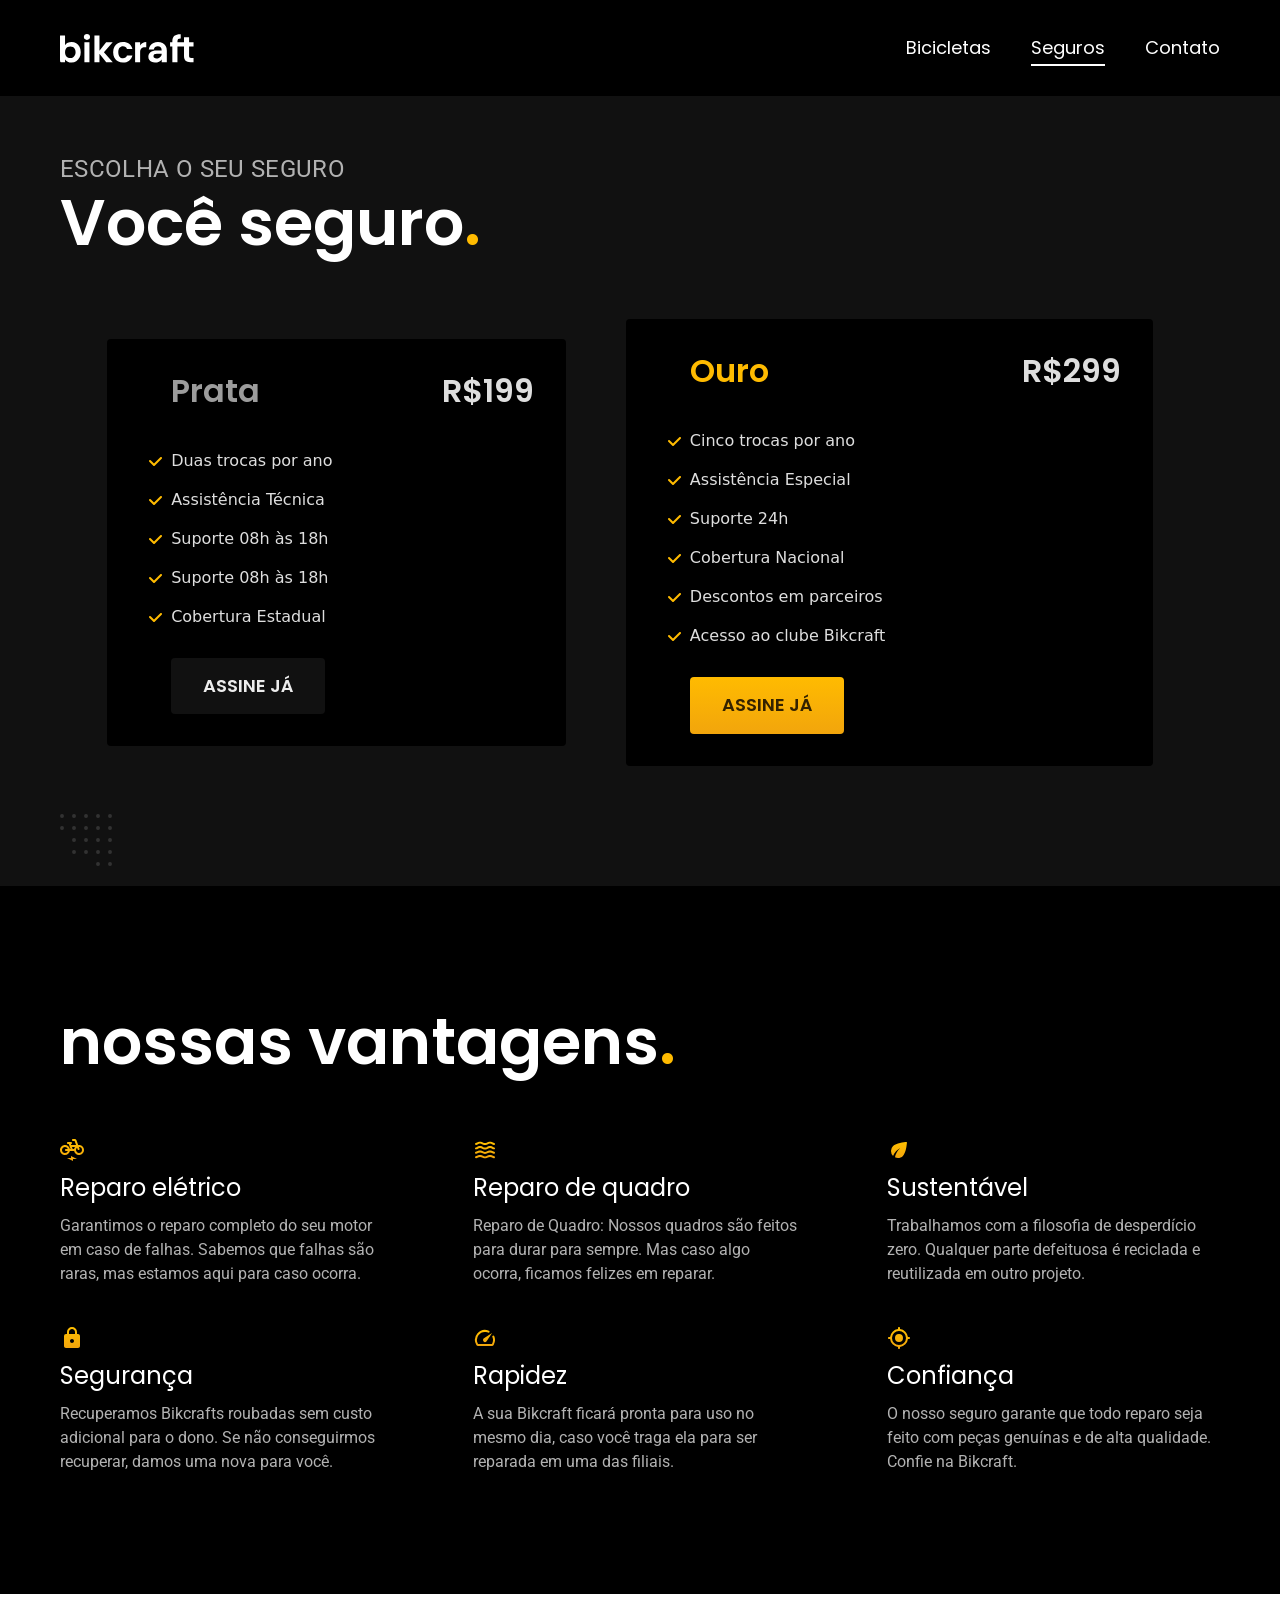
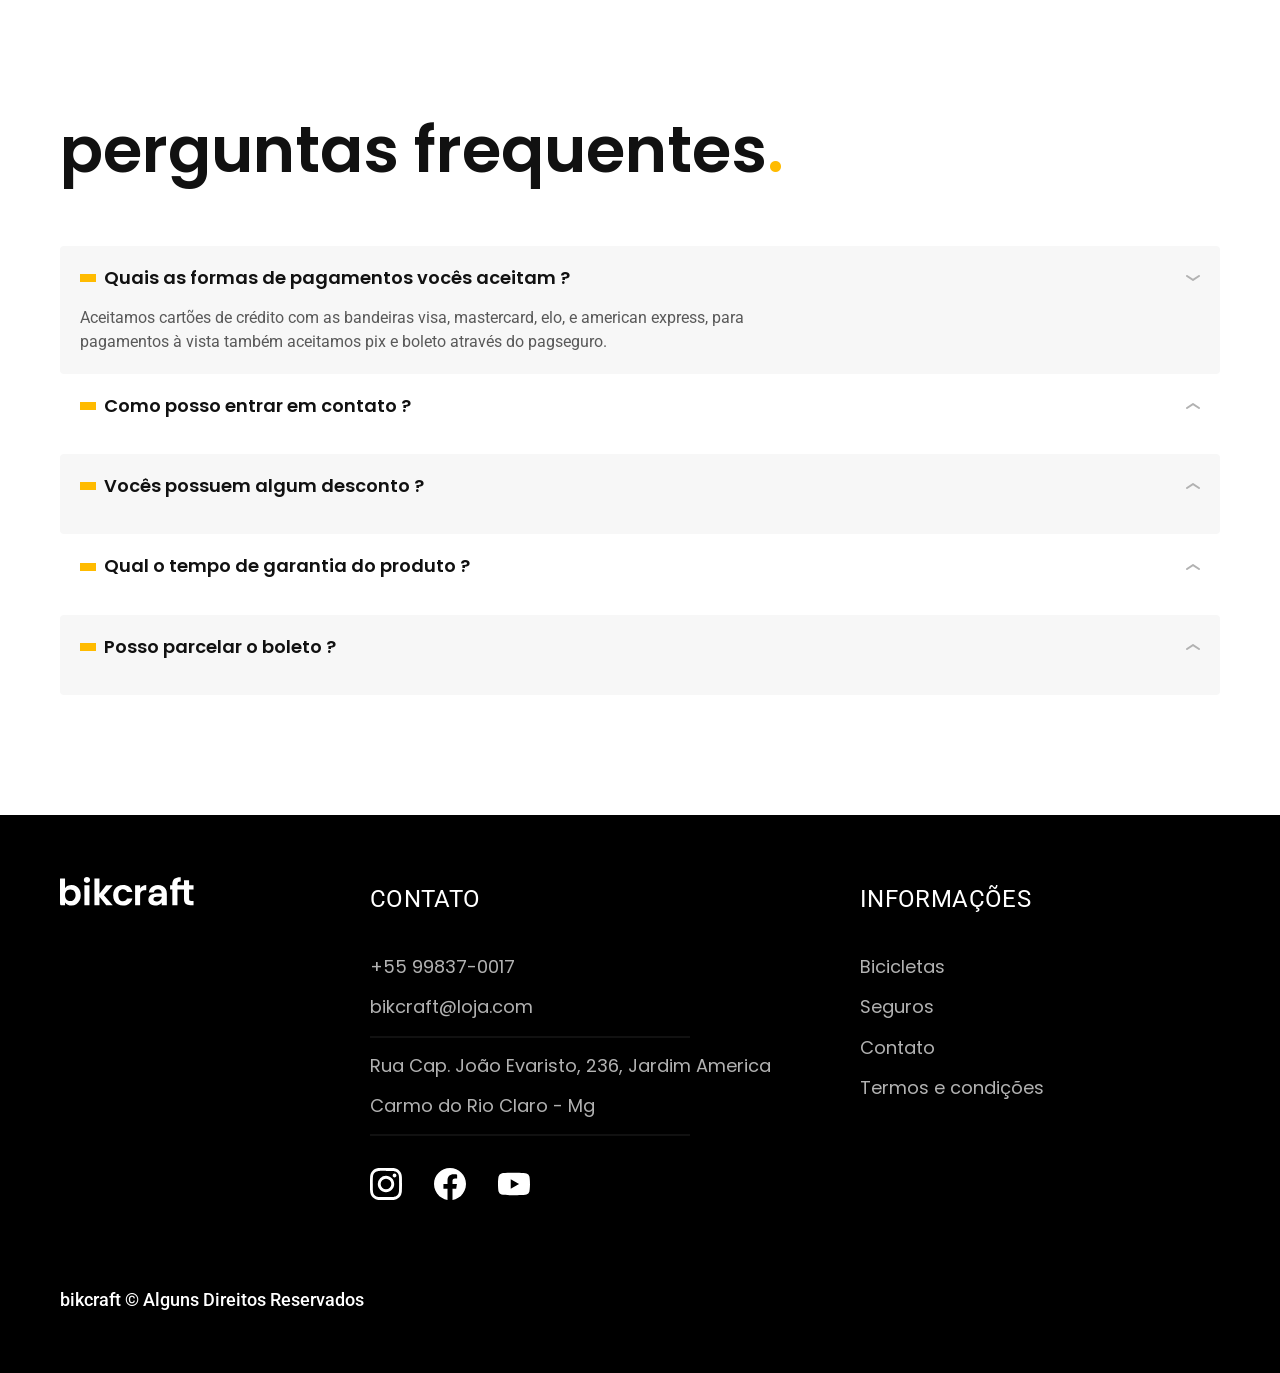
<file: seguros.html>
<!DOCTYPE html>
<html lang="pt-br">

<head>
  <meta charset="UTF-8">
  <meta name="viewport" content="width=device-width, initial-scale=1.0">
  <title>Bikcraft - Seguros</title>
  <meta name="description" content="Bicicletas elétricas de alta precisão e qualidade,  feitas sob medida para o cliente. Explore o mundo na sua velocidade com a Bikcraft.">
  <link rel="preload" href="/css/style.css" as="style">
  <link rel="stylesheet" href="/css/style.css">
  <link rel="icon" href="./favicon.svg" type="image/svg+xml">
  <link rel="preconnect" href="https://fonts.googleapis.com">
  <link rel="preconnect" href="https://fonts.gstatic.com" crossorigin>
  <link href="https://fonts.googleapis.com/css2?family=Merriweather:ital,opsz,wght@1,18..144,900&family=Poppins:wght@400;600&family=Roboto:ital,wght@0,100..900;1,100..900&display=swap" rel="stylesheet">
  <script> document.documentElement.classList.add('js') </script>
</head>

<body id="seguros">
  <header id="home" class="header-bg">

    <div class="header container">

      <a href="./">
        <img src="/img/bikcraft.svg" alt="Logo Bikcraft">
      </a>

      <nav aria-label="primaria">
        <ul class="header-menu">
          <!-- Caso o link não esteja pegando é pq faltou o . antes da barra -->
          <li><a href="/bicicletas.html">Bicicletas</a></li>
          <li><a href="/seguros.html">Seguros</a></li>
          <li><a href="/contato.html">Contato</a></li>

        </ul>
      </nav>

    </div>

  </header>

  <main class="seguro-bg">
    <div class="titulo-bg">
      <div class="titulo container">
        <p class="font-2-l-b cor-5">Escolha o seu seguro</p>
        <h1 class="font-1-xxl cor-o">Você seguro<span class="ponto">.</span></h1>
      </div>
    </div>


    <div class="seguro-conteudo cor-11" data-anime="200">

      <div class="seguro-prata fadeInLeft">
        <div class="seguro-vantagens">
          <h3 class="cor-6 font-1-xl">Prata</h3>
          <ul>
            <li class="cor-3 font-2-m-b<">
              <p>Duas trocas por ano</p>
            </li>
            <li class="cor-3 font-2-m-b<">
              <p>Assistência Técnica</p>
            </li>
            <li class="cor-3 font-2-m-b<">
              <p>Suporte 08h às 18h</p>
            </li>
            <li class="cor-3 font-2-m-b<">
              <p>Suporte 08h às 18h</p>
            </li>
            <li class="cor-3 font-2-m-b<">
              <p>Cobertura Estadual</p>
            </li>
          </ul>
          <a class="btn secundario" href="./orcamento.html?tipo=seguro&produto=prata">Assine já</a>
        </div>
        <span class="seguro-valor font-1-xl cor-3">R$199</span>
      </div>

      <div class="seguro-ouro fadeInRight" data-anime="400">
        <div class="seguro-vantagens">
          <h3 class="cor-p1 font-1-xl">Ouro</h3>
          <ul>
            <li class="cor-3 font-2-m-b">
              <p>Cinco trocas por ano</p>
            </li>
            <li class="cor-3 font-2-m-b">
              <p>Assistência Especial</p>
            </li>
            <li class="cor-3 font-2-m-b">
              <p>Suporte 24h</p>
            </li>
            <li class="cor-3 font-2-m-b">
              <p>Cobertura Nacional</p>
            </li>
            <li class="cor-3 font-2-m-b">
              <p>Descontos em parceiros</p>
            </li>
            <li class="cor-3 font-2-m-b">
              <p>Acesso ao clube Bikcraft</p>
            </li>
          </ul>
          <a class="btn" href="./orcamento.html?tipo=seguro&produto=ouro">Assine já</a>
        </div>
        <span class="seguro-valor font-1-xl cor-3">R$299</span>
      </div>

    </div>

  </main>

  <article class="beneficios-bg">
    <div class="container beneficios">
      <h2 class="font-1-xxl cor-0">nossas vantagens<span class="ponto">.</span></h2>
      <ul class="font-2-s cor-5 lista-beneficios ">
        <li>
          <img src="./img/icones/eletrica.svg" alt="">
          <span class="font-1-l cor-0">Reparo elétrico</span>
          <p>Garantimos o reparo completo do seu motor em caso de falhas. Sabemos que falhas são raras, mas estamos aqui para caso ocorra.</p>
        </li>
        <li>
          <img src="./img/icones/carbono.svg" alt="">
          <span class="font-1-l cor-0">Reparo de quadro</span>
          <p>Reparo de Quadro: Nossos quadros são feitos para durar para sempre. Mas caso algo ocorra, ficamos felizes em reparar.</p>
        </li>
        <li>
          <img src="./img/icones/sustentavel.svg" alt="">
          <span class="font-1-l cor-0">Sustentável</span>
          <p>Trabalhamos com a filosofia de desperdício zero. Qualquer parte defeituosa é reciclada e reutilizada em outro projeto.</p>
        </li>
        <li>
          <img src="./img/icones/seguro.svg" alt="">
          <span class="font-1-l cor-0">Segurança</span>
          <p>Recuperamos Bikcrafts roubadas sem custo adicional para o dono. Se não conseguirmos recuperar, damos uma nova para você.</p>
        </li>
        <li>
          <img src="./img/icones/velocidade.svg" alt="">
          <span class="font-1-l cor-0">Rapidez</span>
          <p>A sua Bikcraft ficará pronta para uso no mesmo dia, caso você traga ela para ser reparada em uma das filiais.</p>
        </li>
        <li>
          <img src="./img/icones/rastreador.svg" alt="">
          <span class="font-1-l cor-0">Confiança</span>
          <p>O nosso seguro garante que todo reparo seja feito com peças genuínas e de alta qualidade. Confie na Bikcraft.</p>
        </li>

      </ul>

    </div>

  </article>


  <article class="perguntas container">
    <h2 class="font-1-xxl cor-11">perguntas frequentes<span class="ponto">.</span></h2>
    <dl>
      <div>
        <dt><button class="font-1-m-b cor-11" aria-controls="pergunta1" aria-expanded="true">Quais as formas de pagamentos vocês aceitam ?</button></dt>
        <dd class="font-2-s cor-8 ativa" id="pergunta1">Aceitamos cartões de crédito com as bandeiras visa, mastercard, elo, e american express, para pagamentos à vista também aceitamos pix e boleto através do pagseguro.</dd>
      </div>

      <div>
        <dt><button class="font-1-m-b cor-11" aria-controls="pergunta2" aria-expanded="false">Como posso entrar em contato ?</button></dt>
        <dd class="font-2-s cor-8" id="pergunta2">Aceitamos cartões de crédito com as bandeiras visa, mastercard, elo, e american express, para pagamentos à vista também aceitamos pix e boleto através do pagseguro.</dd>
      </div>

      <div>
        <dt><button class="font-1-m-b cor-11" aria-controls="pergunta3" aria-expanded="false">Vocês possuem algum desconto ?</button></dt>
        <dd class="font-2-s cor-8" id="pergunta3">Aceitamos cartões de crédito com as bandeiras visa, mastercard, elo, e american express, para pagamentos à vista também aceitamos pix e boleto através do pagseguro.</dd>
      </div>

      <div>
        <dt><button class="font-1-m-b cor-11" aria-controls="pergunta4" aria-expanded="false">Qual o tempo de garantia do produto ?</button></dt>
        <dd class="font-2-s cor-8" id="pergunta4">Aceitamos cartões de crédito com as bandeiras visa, mastercard, elo, e american express, para pagamentos à vista também aceitamos pix e boleto através do pagseguro.</dd>
      </div>

      <div>
        <dt><button class="font-1-m-b cor-11" aria-controls="pergunta5" aria-expanded="false">Posso parcelar o boleto ?</button></dt>
        <dd class="font-2-s cor-8" id="pergunta5">Aceitamos cartões de crédito com as bandeiras visa, mastercard, elo, e american express, para pagamentos à vista também aceitamos pix e boleto através do pagseguro.</dd>
      </div>

      </div>
    </dl>
  </article>

  <footer class="footer-bg">
    <div class="footer container">

      <img class="footer-logo" src="./img/bikcraft.svg" alt="Logo Bikcraft">

      <div class="footer-contato">
        <h3 class="font-2-l-b cor-0">Contato</h3>
        <ul class="contato-lista font-1-m cor-5"">
          <li ><a href=" tel:+55998370017">+55 99837-0017</a></li>
          <li><a href="mailto:bikcraft@loja.com">bikcraft@loja.com</a></li>
          <li>Rua Cap. João Evaristo, 236, Jardim America</li>
          <li>Carmo do Rio Claro - Mg</li>
        </ul>
        <div class="footer-redes">
          <ul>
            <li>
              <a href="./"><img src="./img/redes/instagram.svg" alt="Logo instagram"></a>
            </li>
            <li>
              <a href="./"><img src="./img/redes/facebook.svg" alt="Logo instagram"></a>
            </li>
            <li>
              <a href="./"><img src="./img/redes/youtube.svg" alt="Logo instagram"></a>
            </li>

          </ul>
        </div>
      </div>

      <div class="footer-informacoes">
        <h3 class="font-2-l-b cor-0">
          Informações
        </h3>
        <nav aria-label="Informativa">
          <ul class="font-1-m cor-5">

            <!-- Caso o link não esteja pegando é pq faltou o . antes da barra -->
            <li><a href="/bicicletas.html">Bicicletas</a></li>
            <li><a href="/seguros.html">Seguros</a></li>
            <li><a href="/contato.html">Contato</a></li>
            <li><a href="/termos.html">Termos e condições</a></li>

          </ul>
        </nav>

      </div>
      <div class="footer-copy">
        <p class="font-2-m cor 6">bikcraft © Alguns Direitos Reservados</p>
      </div>
    </div>

  </footer>


  <script src="./js/plugins/simple-anime.js" defer></script>
  <script src="./js/javascript.js" defer></script>
</body>

</html>
</file>
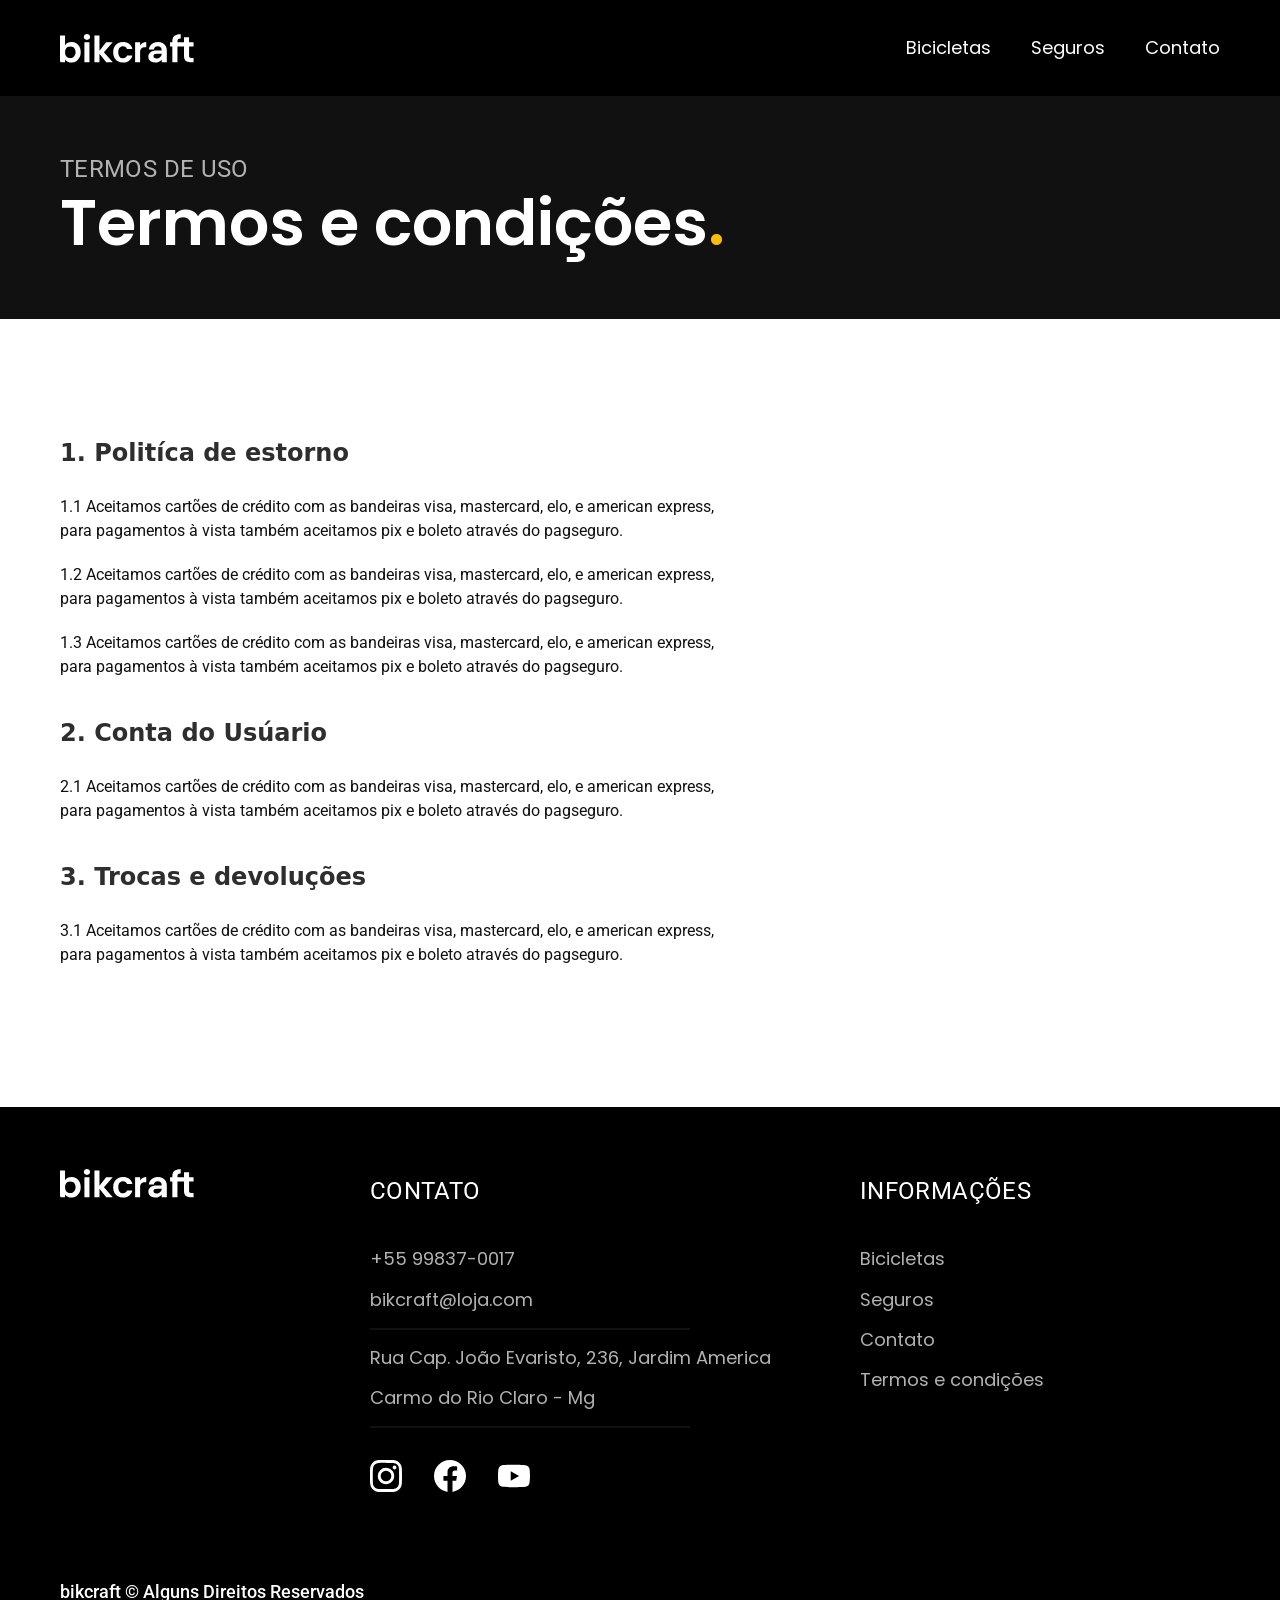
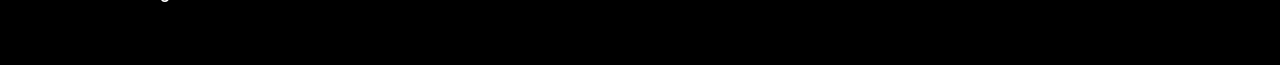
<file: termos.html>
<!DOCTYPE html>
<html lang="pt-br">

<head>
  <meta charset="UTF-8">
  <meta name="viewport" content="width=device-width, initial-scale=1.0">
  <title>Bikcraft - Termos e condições</title>
  <meta name="description" content="Bicicletas elétricas de alta precisão e qualidade,  feitas sob medida para o cliente. Explore o mundo na sua velocidade com a Bikcraft.">
  <link rel="preload" href="/css/style.css" as="style">
  <link rel="stylesheet" href="/css/style.css">
  <link rel="icon" href="./favicon.svg" type="image/svg+xml">
  <link rel="preconnect" href="https://fonts.googleapis.com">
  <link rel="preconnect" href="https://fonts.gstatic.com" crossorigin>
  <link href="https://fonts.googleapis.com/css2?family=Merriweather:ital,opsz,wght@1,18..144,900&family=Poppins:wght@400;600&family=Roboto:ital,wght@0,100..900;1,100..900&display=swap" rel="stylesheet">
  <script> document.documentElement.classList.add('js') </script>
</head>

<body>
  <header id="home" class="header-bg">

    <div class="header container">

      <a href="./">
        <img src="/img/bikcraft.svg" alt="Logo Bikcraft">
      </a>

      <nav aria-label="primaria">
        <ul class="header-menu">
          <!-- Caso o link não esteja pegando é pq faltou o . antes da barra -->
          <li><a href="/bicicletas.html">Bicicletas</a></li>
          <li><a href="/seguros.html">Seguros</a></li>
          <li><a href="/contato.html">Contato</a></li>

        </ul>
      </nav>

    </div>

  </header>

  <main>
    <div class="titulo-bg">
      <div class="titulo container">
        <p class="font-2-l-b cor-5">Termos de uso</p>
        <h1 class="font-1-xxl cor-o">Termos e condições<span class="ponto">.</span></h1>
      </div>
    </div>

    <div class="termos container">
      <h2 class="font-l-l cor-10">1. Politíca de estorno</h2>
      <p class=" font-2-s cor-11">
        1.1 Aceitamos cartões de crédito com as bandeiras visa, mastercard, elo, e american express, para pagamentos à vista também aceitamos pix e boleto através do pagseguro.
      </p>
      <p class=" font-2-s cor-11">
        1.2 Aceitamos cartões de crédito com as bandeiras visa, mastercard, elo, e american express, para pagamentos à vista também aceitamos pix e boleto através do pagseguro.
      </p>
      <p class=" font-2-s cor-11">
        1.3 Aceitamos cartões de crédito com as bandeiras visa, mastercard, elo, e american express, para pagamentos à vista também aceitamos pix e boleto através do pagseguro.
      </p>

      <h2 class="font-l-l cor-10">2. Conta do Usúario</h2>
      <p class=" font-2-s cor-11">
        2.1 Aceitamos cartões de crédito com as bandeiras visa, mastercard, elo, e american express, para pagamentos à vista também aceitamos pix e boleto através do pagseguro.
      </p>
      <h2 class="font-l-l cor-10">3. Trocas e devoluções</h2>
      <p class=" font-2-s cor-11">
        3.1 Aceitamos cartões de crédito com as bandeiras visa, mastercard, elo, e american express, para pagamentos à vista também aceitamos pix e boleto através do pagseguro.
      </p>
    </div>
  </main>



















































  <footer class="footer-bg">
    <div class="footer container">

      <img class="footer-logo" src="./img/bikcraft.svg" alt="Logo Bikcraft">

      <div class="footer-contato">
        <h3 class="font-2-l-b cor-0">Contato</h3>
        <ul class="contato-lista font-1-m cor-5"">
          <li ><a href=" tel:+55998370017">+55 99837-0017</a></li>
          <li><a href="mailto:bikcraft@loja.com">bikcraft@loja.com</a></li>
          <li>Rua Cap. João Evaristo, 236, Jardim America</li>
          <li>Carmo do Rio Claro - Mg</li>
        </ul>
        <div class="footer-redes">
          <ul>
            <li>
              <a href="./"><img src="./img/redes/instagram.svg" alt="Logo instagram"></a>
            </li>
            <li>
              <a href="./"><img src="./img/redes/facebook.svg" alt="Logo instagram"></a>
            </li>
            <li>
              <a href="./"><img src="./img/redes/youtube.svg" alt="Logo instagram"></a>
            </li>

          </ul>
        </div>
      </div>

      <div class="footer-informacoes">
        <h3 class="font-2-l-b cor-0">
          Informações
        </h3>
        <nav aria-label="Informativa">
          <ul class="font-1-m cor-5">

            <!-- Caso o link não esteja pegando é pq faltou o . antes da barra -->
            <li><a href="/bicicletas.html">Bicicletas</a></li>
            <li><a href="/seguros.html">Seguros</a></li>
            <li><a href="/contato.html">Contato</a></li>
            <li><a href="/termos.html">Termos e condições</a></li>

          </ul>
        </nav>

      </div>
      <div class="footer-copy">
        <p class="font-2-m cor 6">bikcraft © Alguns Direitos Reservados</p>
      </div>
    </div>

  </footer>
  <script src="./js/javascript.js"></script>
</body>

</html>
</file>
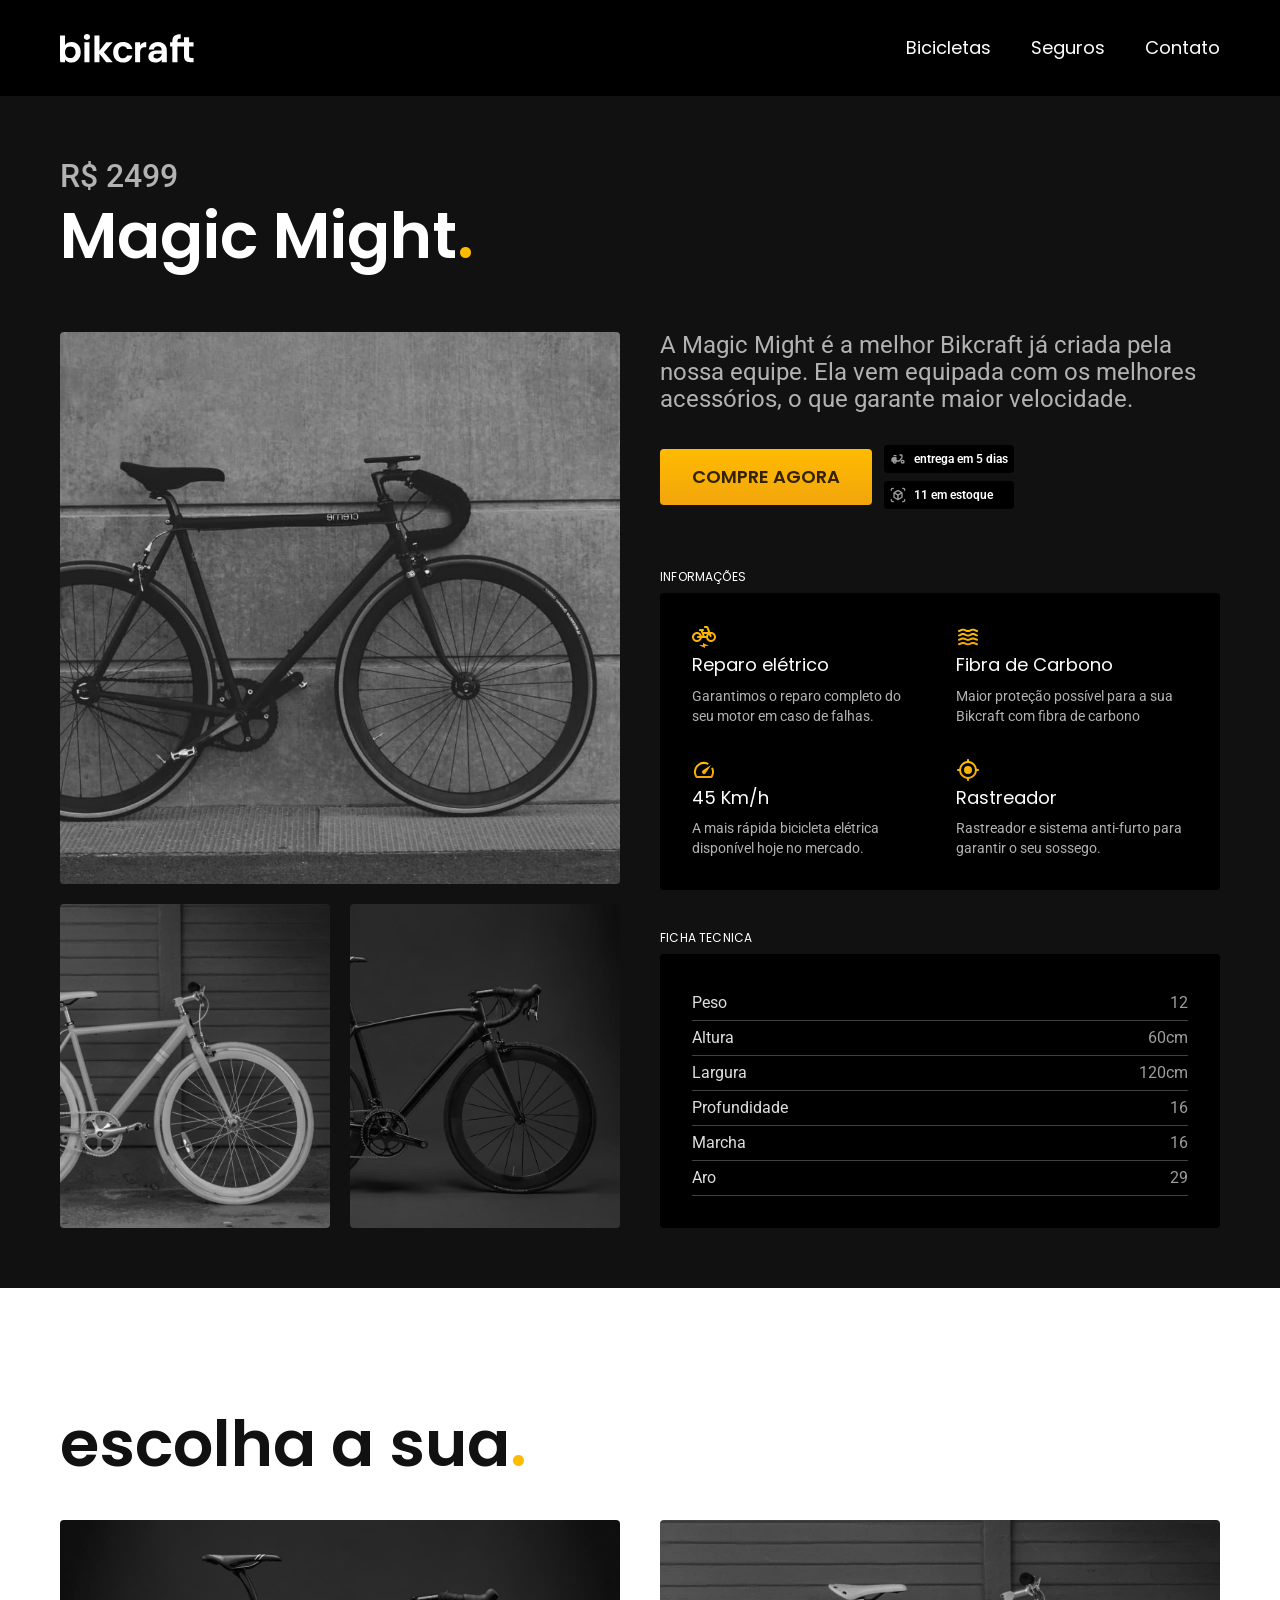
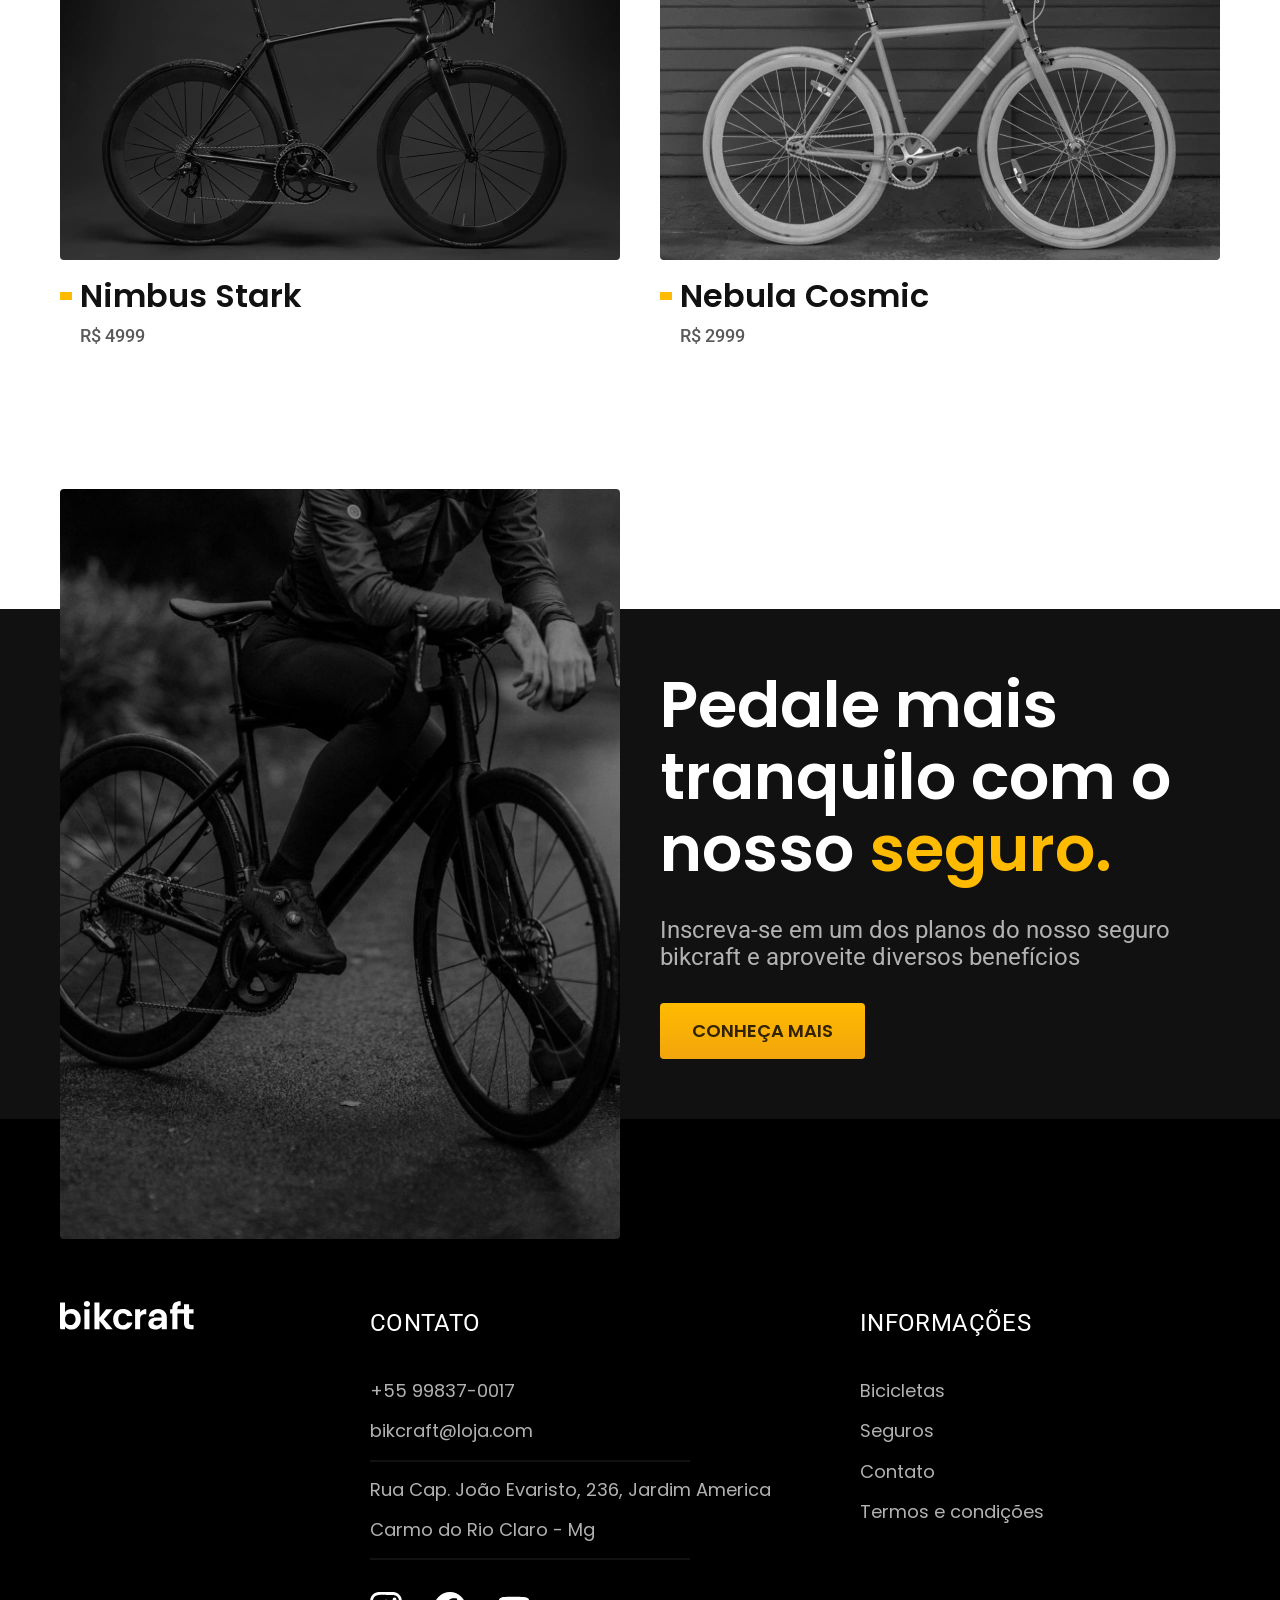
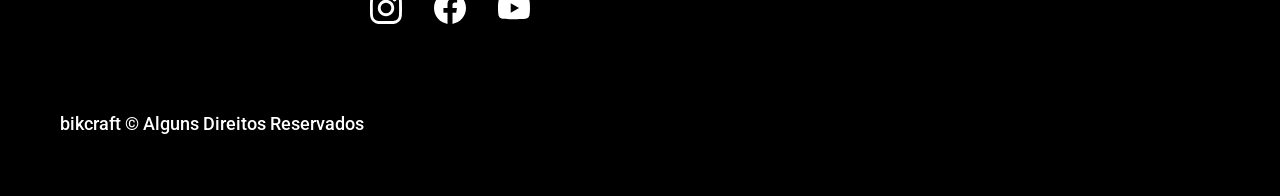
<file: bicicletas/magic.html>
<!DOCTYPE html>
<html lang="pt-br">

<head>
  <meta charset="UTF-8">
  <meta name="viewport" content="width=device-width, initial-scale=1.0">
  <title>Bikcraft - magic</title>
  <meta name="description" content="Bicicletas elétricas de alta precisão e qualidade,  feitas sob medida para o cliente. Explore o mundo na sua velocidade com a Bikcraft.">
  <link rel="preload" href="/css/style.css" as="style">
  <link rel="stylesheet" href="/css/style.css">
  <link rel="icon" href="../favicon.svg" type="image/svg+xml">
  <link rel="preconnect" href="https://fonts.googleapis.com">
  <link rel="preconnect" href="https://fonts.gstatic.com" crossorigin>
  <link href="https://fonts.googleapis.com/css2?family=Merriweather:ital,opsz,wght@1,18..144,900&family=Poppins:wght@400;600&family=Roboto:ital,wght@0,100..900;1,100..900&display=swap" rel="stylesheet">
  <script> document.documentElement.classList.add('js') </script>
</head>

<body id="bicicleta">
  <header id="home" class="header-bg">

    <div class="header container">

      <a href="./">
        <img src="/img/bikcraft.svg" alt="Logo Bikcraft">
      </a>

      <nav aria-label="primaria">
        <ul class="header-menu">
          <!-- Caso o link não esteja pegando é pq faltou o . antes da barra -->
          <li><a href="/bicicletas.html">Bicicletas</a></li>
          <li><a href="/seguros.html">Seguros</a></li>
          <li><a href="/contato.html">Contato</a></li>

        </ul>
      </nav>

    </div>

  </header>

  <main>
    <div class="titulo-bg">
      <div class="titulo container">
        <p class="font-2-xl cor-5">R$ 2499</p>
        <h1 class="font-1-xxl cor-o">Magic Might<span class="ponto">.</span></h1>
      </div>
    </div>
  </main>

  <article class="interna-bg">
    <div class="container interna-bicicletas">
      <div class="interna-img">
        <img src="../img/bicicleta/nimbus2.jpg" alt="Bicicleta Preta">
        <img src="../img/bicicleta/nimbus3.jpg" alt="Bicicleta Preta">
        <img src="../img/bicicleta/nimbus1.jpg" alt="Bicicleta Preta">

      </div>
      <div class="interna-conteudo">
        <p class="font-2-l cor-5">A Magic Might é a melhor Bikcraft já criada pela nossa equipe. Ela vem equipada com os melhores acessórios, o que garante maior velocidade.</p>


        <div class="botoes">
          <a class="btn" href="../orcamento.html?tipo=bikcraft&produto=magic">Compre agora</a>
          <div class="botoes-detalhes">
            <span class="entrega">entrega em 5 dias</span>
            <span class="estoque">11 em estoque</span>
          </div>
        </div>

        <div class="interna-vantagens">
          <h4 class="font-1-xs cor-0">Informações</h4>
          <ul class="font-2-xs cor-5">


            <li>
              <img src="../img/icones/eletrica.svg" alt="">
              <span class="font-1-m cor-0">Reparo elétrico</span>
              <p>Garantimos o reparo completo do seu motor em caso de falhas.</p>
            </li>

            <li>
              <img src="../img/icones/carbono.svg" alt="">
              <span class="font-1-m cor-0">Fibra de Carbono</span>
              <p>Maior proteção possível para a sua Bikcraft com fibra de carbono</p>
            </li>

            <li>
              <img src="../img/icones/velocidade.svg" alt="">
              <span class="font-1-m cor-0">45 Km/h</span>
              <p>A mais rápida bicicleta elétrica disponível hoje no mercado.</p>
            </li>

            <li>
              <img src="../img/icones/rastreador.svg" alt="">
              <span class="font-1-m cor-0">Rastreador</span>
              <p>Rastreador e sistema anti-furto para garantir o seu sossego.</p>
            </li>


          </ul>
        </div>

        <div class="interna-ficha">
          <h4 class="font-1-xs cor-0">Ficha tecnica</h4>

          <ul class="font-2-s cor-3">

            <li>
              <p>Peso<span>12</span></p>
            </li>

            <li>
              <p>Altura<span>60cm</span></p>
            </li>

            <li>
              <p>Largura<span>120cm</span></p>
            </li>

            <li>
              <p>Profundidade<span>16</span></p>
            </li>

            <li>
              <p>Marcha<span>16</span></p>
            </li>

            <li>
              <p>Aro<span>29</span></p>
            </li>
          </ul>
        </div>


      </div>
    </div>

  </article>


  <article class="bicicletas-lista container">
    <h2 class="font-1-xxl cor-11 ">escolha a sua<span class="ponto">.</span></h2>
    <ul>
      <li>
        <a href="../bicicletas/nimbus.html">
          <img src="/img/bicicletas/nimbus.jpg" alt="Bicicleta Nebula">
          <h3 class="font-1-xl cor-11">Nimbus Stark</h3>
          <span class=" font-2-m cor-8">R$ 4999</span>
        </a>
      </li>

      <li>
        <a href="../bicicletas/nebula.html">
          <img src="/img/bicicletas/nebula.jpg" alt="Bicicleta Nebula">
          <h3 class="font-1-xl cor-11">Nebula Cosmic</h3>
          <span class=" font-2-m cor-8">R$ 2999</span>
        </a>
      </li>
    </ul>
  </article>

  <article class="bicicleta-seguro-bg">
    <div class="bicicleta-seguro container">
      <div class="bicicleta-seguro-img">
        <img src="../img/fotos/seguros.jpg" alt="homem andando de bicicleta">
      </div>

      <div class="bicicleta-seguro-conteudo">
        <h2 class="font-1-xxl">Pedale mais tranquilo com o nosso <span class="ponto">seguro.</span></h2>
        <p class="font-2-l cor-5">Inscreva-se em um dos planos do nosso seguro bikcraft e aproveite diversos benefícios</p>
        <a class="btn" href="../orcamento.html">Conheça mais</a>
      </div>
    </div>

  </article>

  <footer class="footer-bg">
    <div class="footer container">

      <img class="footer-logo" src="../img/bikcraft.svg" alt="Logo Bikcraft">

      <div class="footer-contato">
        <h3 class="font-2-l-b cor-0">Contato</h3>
        <ul class="contato-lista font-1-m cor-5"">
          <li ><a href=" tel:+55998370017">+55 99837-0017</a></li>
          <li><a href="mailto:bikcraft@loja.com">bikcraft@loja.com</a></li>
          <li>Rua Cap. João Evaristo, 236, Jardim America</li>
          <li>Carmo do Rio Claro - Mg</li>
        </ul>
        <div class="footer-redes">
          <ul>
            <li>
              <a href="./"><img src="../img/redes/instagram.svg" alt="Logo instagram"></a>
            </li>
            <li>
              <a href="./"><img src="../img/redes/facebook.svg" alt="Logo instagram"></a>
            </li>
            <li>
              <a href="./"><img src="../img/redes/youtube.svg" alt="Logo instagram"></a>
            </li>

          </ul>
        </div>
      </div>

      <div class="footer-informacoes">
        <h3 class="font-2-l-b cor-0">
          Informações
        </h3>
        <nav aria-label="Informativa">
          <ul class="font-1-m cor-5">

            <!-- Caso o link não esteja pegando é pq faltou o . antes da barra -->
            <li><a href="/bicicletas.html">Bicicletas</a></li>
            <li><a href="/seguros.html">Seguros</a></li>
            <li><a href="/contato.html">Contato</a></li>
            <li><a href="/termos.html">Termos e condições</a></li>

          </ul>
        </nav>

      </div>
      <div class="footer-copy">
        <p class="font-2-m cor 6">bikcraft © Alguns Direitos Reservados</p>
      </div>
    </div>

  </footer>
  <script src="../js/javascript.js"></script>
</body>

</html>
</file>
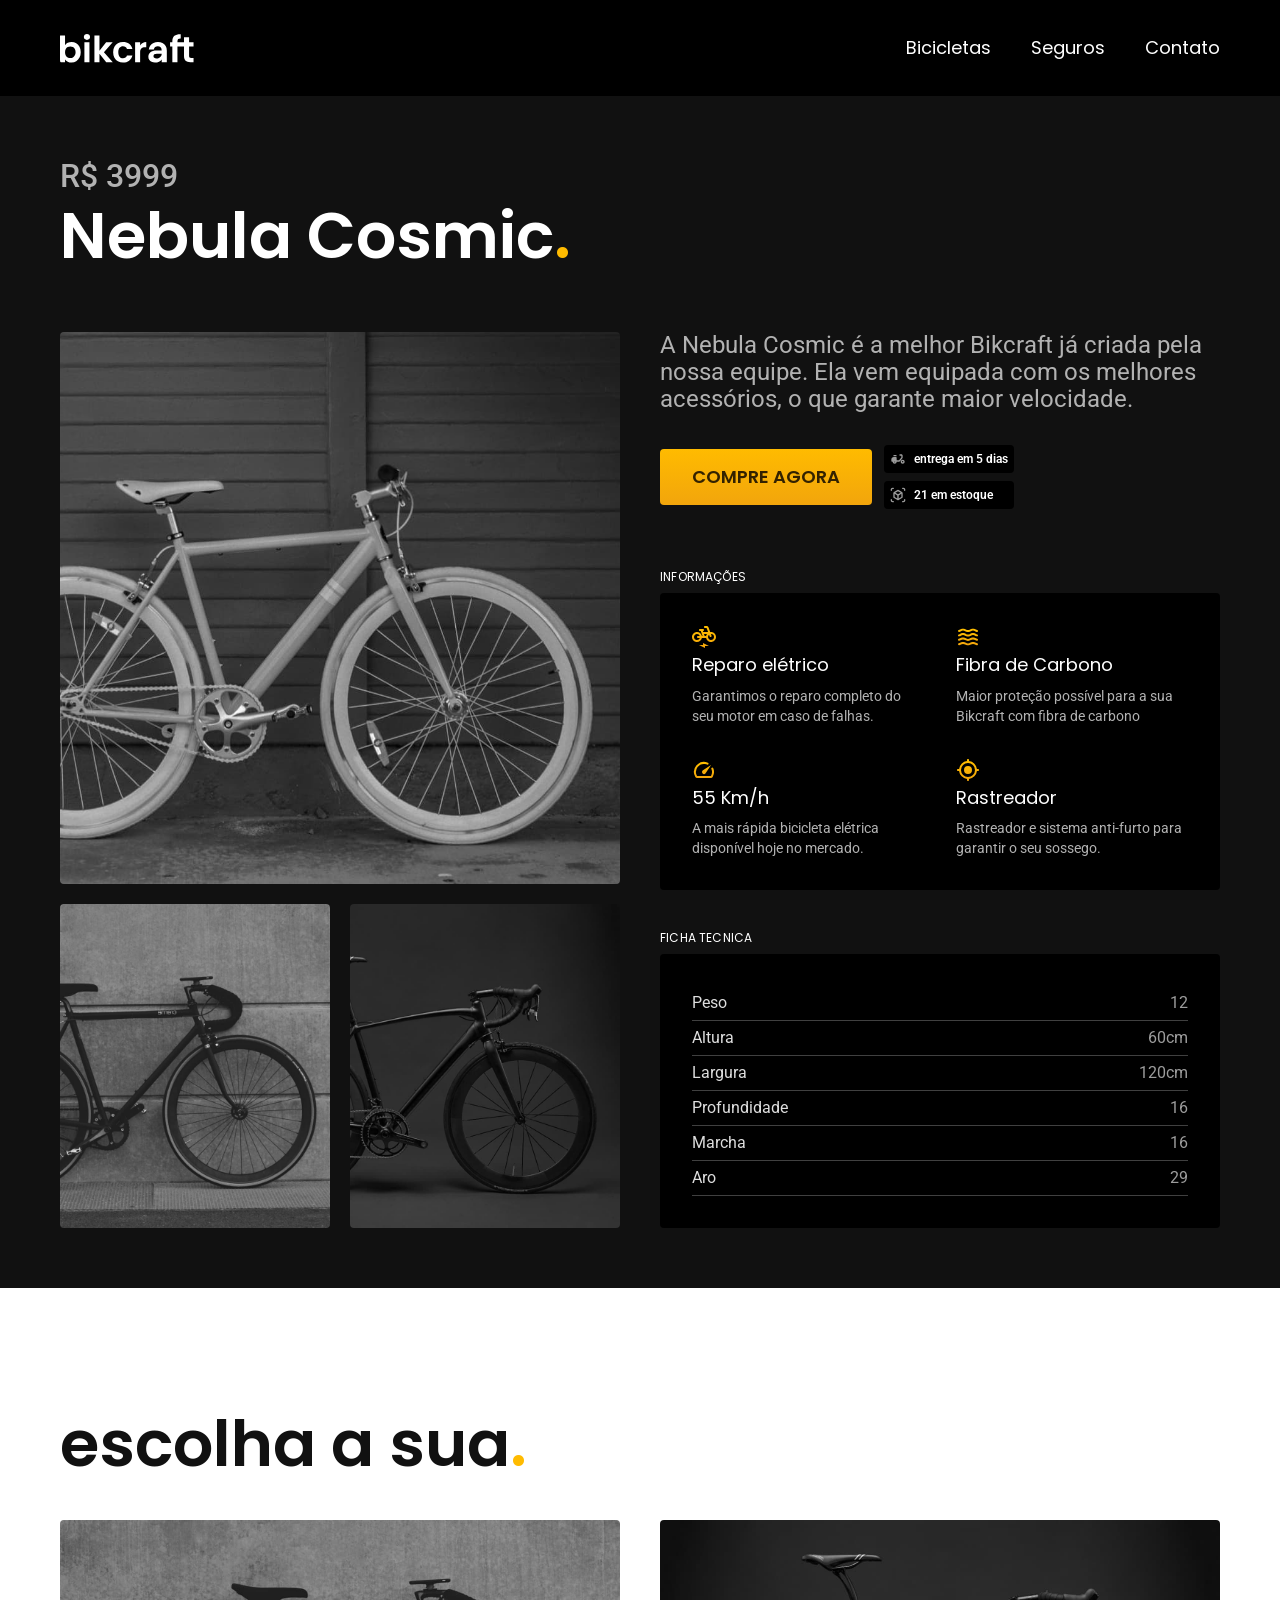
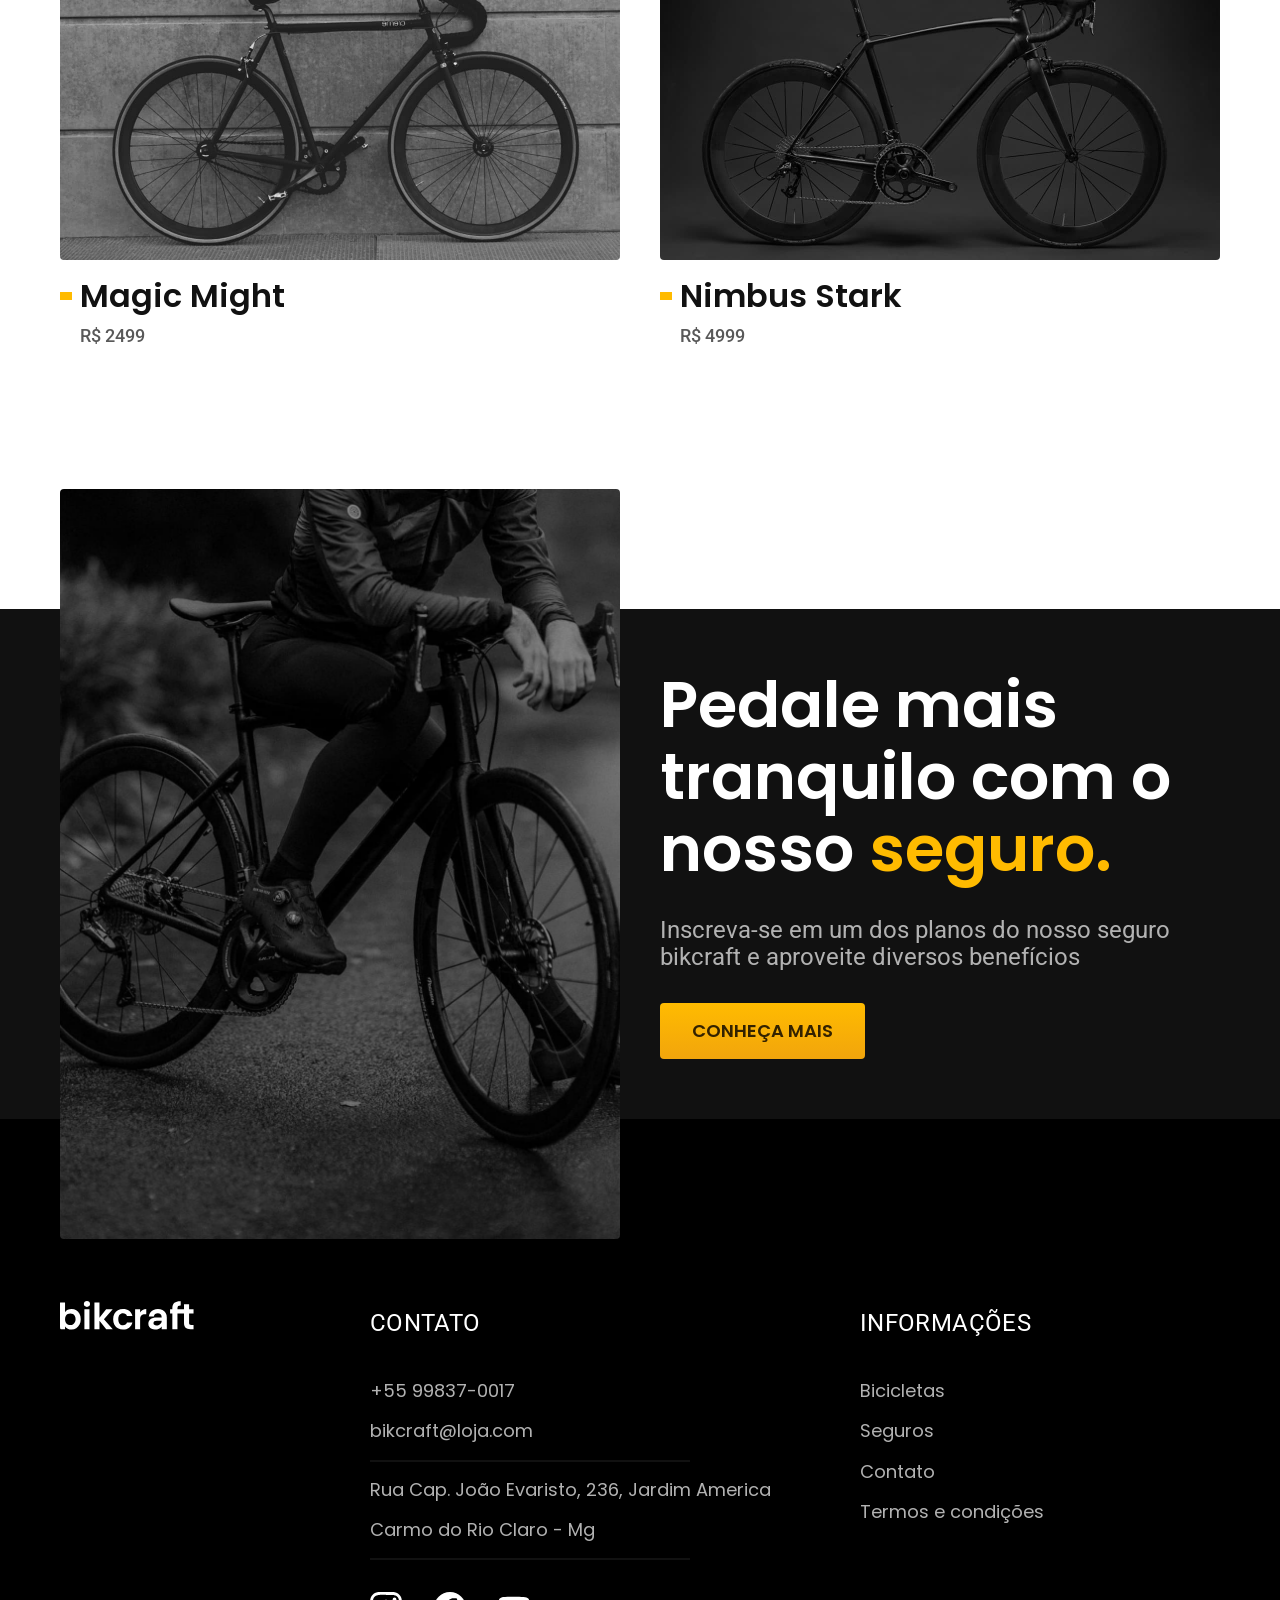
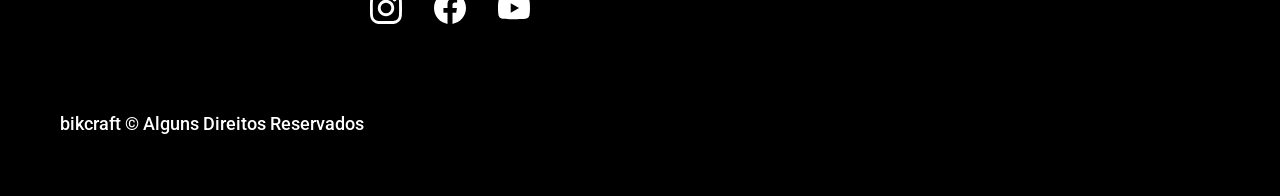
<file: bicicletas/nebula.html>
<!DOCTYPE html>
<html lang="pt-br">

<head>
  <meta charset="UTF-8">
  <meta name="viewport" content="width=device-width, initial-scale=1.0">
  <title>Bikcraft - nebula</title>
  <meta name="description" content="Bicicletas elétricas de alta precisão e qualidade,  feitas sob medida para o cliente. Explore o mundo na sua velocidade com a Bikcraft.">
  <link rel="preload" href="/css/style.css" as="style">
  <link rel="stylesheet" href="/css/style.css">
  <link rel="icon" href="../favicon.svg" type="image/svg+xml">
  <link rel="preconnect" href="https://fonts.googleapis.com">
  <link rel="preconnect" href="https://fonts.gstatic.com" crossorigin>
  <link href="https://fonts.googleapis.com/css2?family=Merriweather:ital,opsz,wght@1,18..144,900&family=Poppins:wght@400;600&family=Roboto:ital,wght@0,100..900;1,100..900&display=swap" rel="stylesheet">
  <script> document.documentElement.classList.add('js') </script>
</head>

<body id="bicicleta">
  <header id="home" class="header-bg">

    <div class="header container">

      <a href="../../">
        <img src="/img/bikcraft.svg" alt="Logo Bikcraft">
      </a>

      <nav aria-label="primaria">
        <ul class="header-menu">
          <!-- Caso o link não esteja pegando é pq faltou o . antes da barra -->
          <li><a href="/bicicletas.html">Bicicletas</a></li>
          <li><a href="/seguros.html">Seguros</a></li>
          <li><a href="/contato.html">Contato</a></li>

        </ul>
      </nav>

    </div>

  </header>

  <main>
    <div class="titulo-bg">
      <div class="titulo container">
        <p class="font-2-xl cor-5">R$ 3999</p>
        <h1 class="font-1-xxl cor-o">Nebula Cosmic<span class="ponto">.</span></h1>
      </div>
    </div>
  </main>

  <article class="interna-bg">
    <div class="container interna-bicicletas">
      <div class="interna-img">
        <img src="../img/bicicleta/nimbus3.jpg" alt="Bicicleta Preta">
        <img src="../img/bicicleta/nimbus2.jpg" alt="Bicicleta Preta">
        <img src="../img/bicicleta/nimbus1.jpg" alt="Bicicleta Preta">

      </div>
      <div class="interna-conteudo">
        <p class="font-2-l cor-5">A Nebula Cosmic é a melhor Bikcraft já criada pela nossa equipe. Ela vem equipada com os melhores acessórios, o que garante maior velocidade.</p>


        <div class="botoes">
          <a class="btn" href="../orcamento.html?tipo=bikcraft&produto=nebula">Compre agora</a>
          <div class="botoes-detalhes">
            <span class="entrega">entrega em 5 dias</span>
            <span class="estoque">21 em estoque</span>
          </div>
        </div>

        <div class="interna-vantagens">
          <h4 class="font-1-xs cor-0">Informações</h4>
          <ul class="font-2-xs cor-5">


            <li>
              <img src="../img/icones/eletrica.svg" alt="">
              <span class="font-1-m cor-0">Reparo elétrico</span>
              <p>Garantimos o reparo completo do seu motor em caso de falhas.</p>
            </li>

            <li>
              <img src="../img/icones/carbono.svg" alt="">
              <span class="font-1-m cor-0">Fibra de Carbono</span>
              <p>Maior proteção possível para a sua Bikcraft com fibra de carbono</p>
            </li>

            <li>
              <img src="../img/icones/velocidade.svg" alt="">
              <span class="font-1-m cor-0">55 Km/h</span>
              <p>A mais rápida bicicleta elétrica disponível hoje no mercado.</p>
            </li>

            <li>
              <img src="../img/icones/rastreador.svg" alt="">
              <span class="font-1-m cor-0">Rastreador</span>
              <p>Rastreador e sistema anti-furto para garantir o seu sossego.</p>
            </li>


          </ul>
        </div>

        <div class="interna-ficha">
          <h4 class="font-1-xs cor-0">Ficha tecnica</h4>

          <ul class="font-2-s cor-3">

            <li>
              <p>Peso<span>12</span></p>
            </li>

            <li>
              <p>Altura<span>60cm</span></p>
            </li>

            <li>
              <p>Largura<span>120cm</span></p>
            </li>

            <li>
              <p>Profundidade<span>16</span></p>
            </li>

            <li>
              <p>Marcha<span>16</span></p>
            </li>

            <li>
              <p>Aro<span>29</span></p>
            </li>
          </ul>
        </div>


      </div>
    </div>

  </article>


  <article class="bicicletas-lista container">
    <h2 class="font-1-xxl cor-11 ">escolha a sua<span class="ponto">.</span></h2>
    <ul>
      <li>
        <a href="../bicicletas/magic.html">
          <img src="/img/bicicletas/magic.jpg" alt="Bicicleta Magic">
          <h3 class="font-1-xl cor-11">Magic Might</h3>
          <span class=" font-2-m cor-8">R$ 2499</span>
        </a>
      </li>

      <li>
        <a href="../bicicletas/nimbus.html">
          <img src="/img/bicicletas/nimbus.jpg" alt="Bicicleta Nebula">
          <h3 class="font-1-xl cor-11">Nimbus Stark</h3>
          <span class=" font-2-m cor-8">R$ 4999</span>
        </a>
      </li>
    </ul>
  </article>

  <article class="bicicleta-seguro-bg">
    <div class="bicicleta-seguro container">
      <div class="bicicleta-seguro-img">
        <img src="../img/fotos/seguros.jpg" alt="homem andando de bicicleta">
      </div>

      <div class="bicicleta-seguro-conteudo">
        <h2 class="font-1-xxl">Pedale mais tranquilo com o nosso <span class="ponto">seguro.</span></h2>
        <p class="font-2-l cor-5">Inscreva-se em um dos planos do nosso seguro bikcraft e aproveite diversos benefícios</p>
        <a class="btn" href="../orcamento.html">Conheça mais</a>
      </div>
    </div>

  </article>

  <footer class="footer-bg">
    <div class="footer container">

      <img class="footer-logo" src="../img/bikcraft.svg" alt="Logo Bikcraft">

      <div class="footer-contato">
        <h3 class="font-2-l-b cor-0">Contato</h3>
        <ul class="contato-lista font-1-m cor-5"">
          <li ><a href=" tel:+55998370017">+55 99837-0017</a></li>
          <li><a href="mailto:bikcraft@loja.com">bikcraft@loja.com</a></li>
          <li>Rua Cap. João Evaristo, 236, Jardim America</li>
          <li>Carmo do Rio Claro - Mg</li>
        </ul>
        <div class="footer-redes">
          <ul>
            <li>
              <a href="./"><img src="../img/redes/instagram.svg" alt="Logo instagram"></a>
            </li>
            <li>
              <a href="./"><img src="../img/redes/facebook.svg" alt="Logo instagram"></a>
            </li>
            <li>
              <a href="./"><img src="../img/redes/youtube.svg" alt="Logo instagram"></a>
            </li>

          </ul>
        </div>
      </div>

      <div class="footer-informacoes">
        <h3 class="font-2-l-b cor-0">
          Informações
        </h3>
        <nav aria-label="Informativa">
          <ul class="font-1-m cor-5">

            <!-- Caso o link não esteja pegando é pq faltou o . antes da barra -->
            <li><a href="/bicicletas.html">Bicicletas</a></li>
            <li><a href="/seguros.html">Seguros</a></li>
            <li><a href="/contato.html">Contato</a></li>
            <li><a href="/termos.html">Termos e condições</a></li>

          </ul>
        </nav>

      </div>
      <div class="footer-copy">
        <p class="font-2-m cor 6">bikcraft © Alguns Direitos Reservados</p>
      </div>
    </div>

  </footer>
  <script src="../js/javascript.js"></script>
</body>

</html>
</file>
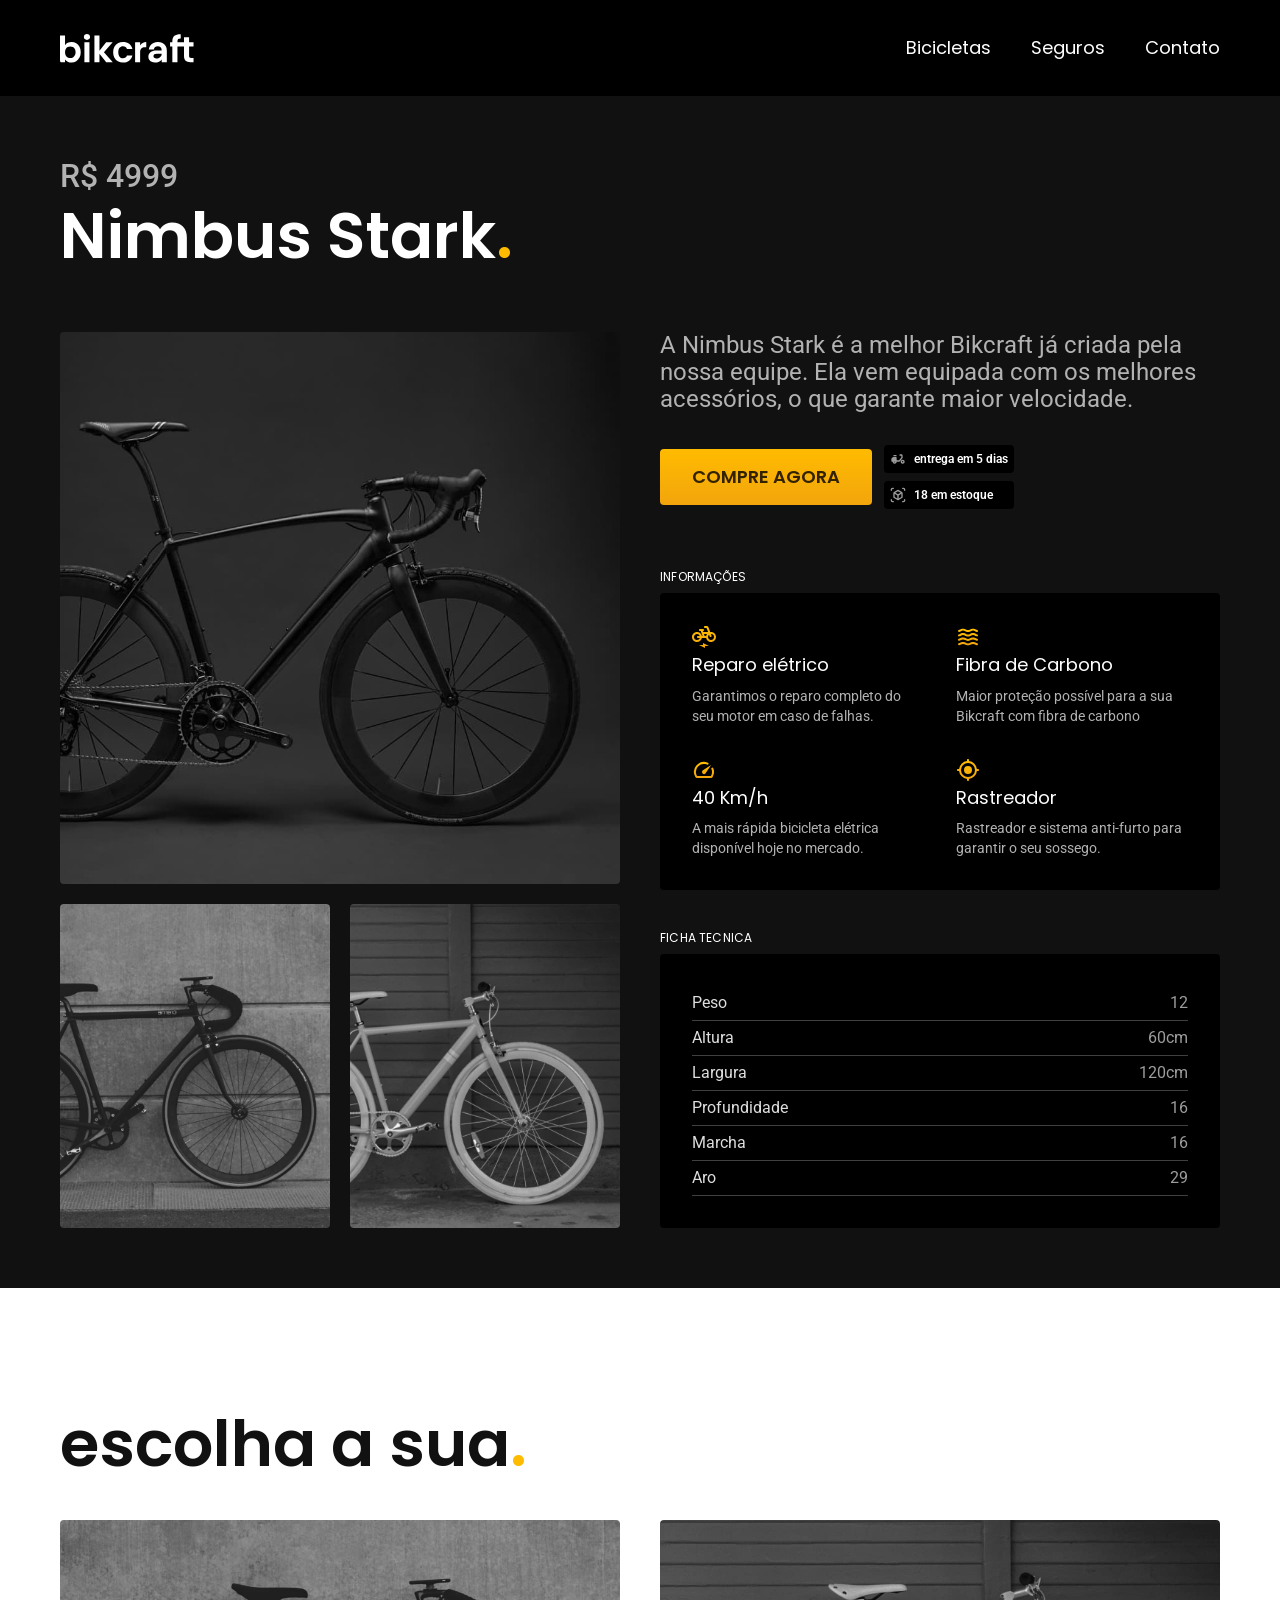
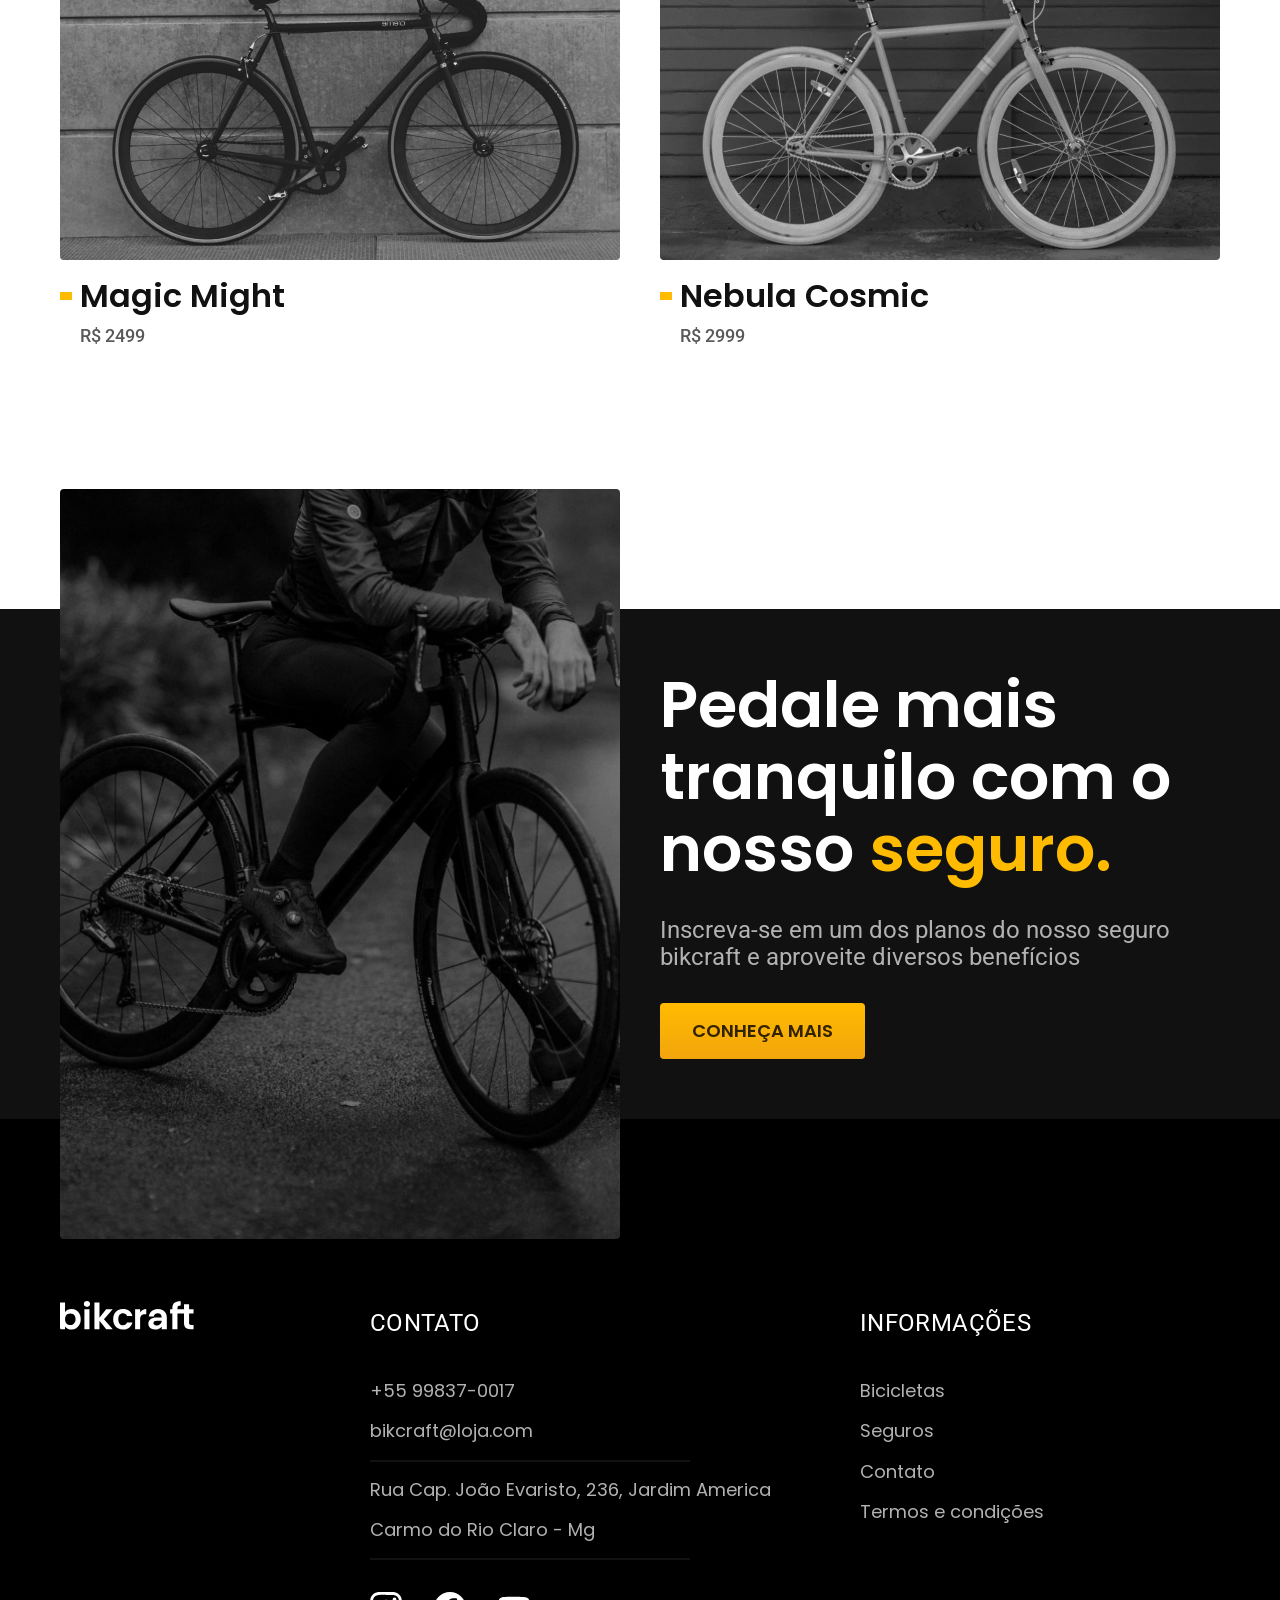
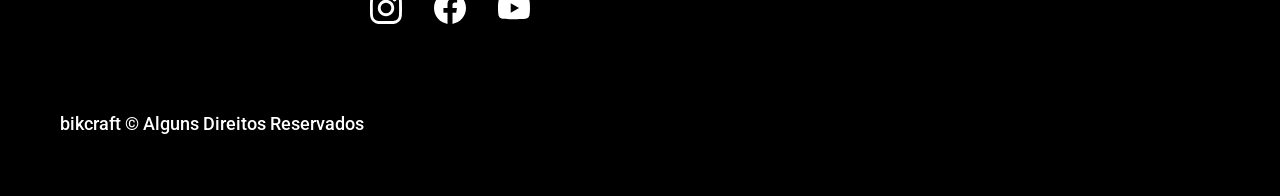
<file: bicicletas/nimbus.html>
<!DOCTYPE html>
<html lang="pt-br">

<head>
  <meta charset="UTF-8">
  <meta name="viewport" content="width=device-width, initial-scale=1.0">
  <title>Bikcraft - nimbus</title>
  <meta name="description" content="Bicicletas elétricas de alta precisão e qualidade,  feitas sob medida para o cliente. Explore o mundo na sua velocidade com a Bikcraft.">
  <link rel="preload" href="/css/style.css" as="style">
  <link rel="stylesheet" href="/css/style.css">
  <link rel="icon" href="../favicon.svg" type="image/svg+xml">
  <link rel="preconnect" href="https://fonts.googleapis.com">
  <link rel="preconnect" href="https://fonts.gstatic.com" crossorigin>
  <link href="https://fonts.googleapis.com/css2?family=Merriweather:ital,opsz,wght@1,18..144,900&family=Poppins:wght@400;600&family=Roboto:ital,wght@0,100..900;1,100..900&display=swap" rel="stylesheet">
  <script> document.documentElement.classList.add('js') </script>
</head>

<body id="bicicleta">
  <header id="home" class="header-bg">

    <div class="header container">

      <a href="./">
        <img src="/img/bikcraft.svg" alt="Logo Bikcraft">
      </a>

      <nav aria-label="primaria">
        <ul class="header-menu">
          <!-- Caso o link não esteja pegando é pq faltou o . antes da barra -->
          <li><a href="/bicicletas.html">Bicicletas</a></li>
          <li><a href="/seguros.html">Seguros</a></li>
          <li><a href="/contato.html">Contato</a></li>

        </ul>
      </nav>

    </div>

  </header>

  <main>
    <div class="titulo-bg">
      <div class="titulo container">
        <p class="font-2-xl cor-5">R$ 4999</p>
        <h1 class="font-1-xxl cor-o">Nimbus Stark<span class="ponto">.</span></h1>
      </div>
    </div>
  </main>

  <article class="interna-bg">
    <div class="container interna-bicicletas">
      <div class="interna-img">
        <img src="../img/bicicleta/nimbus1.jpg" alt="Bicicleta Preta">
        <img src="../img/bicicleta/nimbus2.jpg" alt="Bicicleta Preta">
        <img src="../img/bicicleta/nimbus3.jpg" alt="Bicicleta Preta">
      </div>

      <div class="interna-conteudo">
        <p class="font-2-l cor-5">A Nimbus Stark é a melhor Bikcraft já criada pela nossa equipe. Ela vem equipada com os melhores acessórios, o que garante maior velocidade.</p>


        <div class="botoes">
          <a class="btn" href="../orcamento.html?tipo=bikcraft&produto=nimbus">Compre agora</a>
          <div class="botoes-detalhes">
            <span class="entrega">entrega em 5 dias</span>
            <span class="estoque">18 em estoque</span>
          </div>
        </div>

        <div class="interna-vantagens">
          <h4 class="font-1-xs cor-0">Informações</h4>
          <ul class="font-2-xs cor-5">


            <li>
              <img src="../img/icones/eletrica.svg" alt="">
              <span class="font-1-m cor-0">Reparo elétrico</span>
              <p>Garantimos o reparo completo do seu motor em caso de falhas.</p>
            </li>

            <li>
              <img src="../img/icones/carbono.svg" alt="">
              <span class="font-1-m cor-0">Fibra de Carbono</span>
              <p>Maior proteção possível para a sua Bikcraft com fibra de carbono</p>
            </li>

            <li>
              <img src="../img/icones/velocidade.svg" alt="">
              <span class="font-1-m cor-0">40 Km/h</span>
              <p>A mais rápida bicicleta elétrica disponível hoje no mercado.</p>
            </li>

            <li>
              <img src="../img/icones/rastreador.svg" alt="">
              <span class="font-1-m cor-0">Rastreador</span>
              <p>Rastreador e sistema anti-furto para garantir o seu sossego.</p>
            </li>


          </ul>
        </div>

        <div class="interna-ficha">
          <h4 class="font-1-xs cor-0">Ficha tecnica</h4>

          <ul class="font-2-s cor-3">

            <li>
              <p>Peso<span>12</span></p>
            </li>

            <li>
              <p>Altura<span>60cm</span></p>
            </li>

            <li>
              <p>Largura<span>120cm</span></p>
            </li>

            <li>
              <p>Profundidade<span>16</span></p>
            </li>

            <li>
              <p>Marcha<span>16</span></p>
            </li>

            <li>
              <p>Aro<span>29</span></p>
            </li>
          </ul>
        </div>


      </div>
    </div>

  </article>


  <article class="bicicletas-lista container">
    <h2 class="font-1-xxl cor-11 ">escolha a sua<span class="ponto">.</span></h2>
    <ul>
      <li>
        <a href="../bicicletas/magic.html">
          <img src="/img/bicicletas/magic.jpg" alt="Bicicleta Magic">
          <h3 class="font-1-xl cor-11">Magic Might</h3>
          <span class=" font-2-m cor-8">R$ 2499</span>
        </a>
      </li>

      <li>
        <a href="../bicicletas/nebula.html">
          <img src="/img/bicicletas/nebula.jpg" alt="Bicicleta Nebula">
          <h3 class="font-1-xl cor-11">Nebula Cosmic</h3>
          <span class=" font-2-m cor-8">R$ 2999</span>
        </a>
      </li>
    </ul>
  </article>

  <article class="bicicleta-seguro-bg">
    <div class="bicicleta-seguro container">
      <div class="bicicleta-seguro-img">
        <img src="../img/fotos/seguros.jpg" alt="homem andando de bicicleta">
      </div>

      <div class="bicicleta-seguro-conteudo">
        <h2 class="font-1-xxl">Pedale mais tranquilo com o nosso <span class="ponto">seguro.</span></h2>
        <p class="font-2-l cor-5">Inscreva-se em um dos planos do nosso seguro bikcraft e aproveite diversos benefícios</p>
        <a class="btn" href="../orcamento.html">Conheça mais</a>
      </div>
    </div>

  </article>

  <footer class="footer-bg">
    <div class="footer container">

      <img class="footer-logo" src="../img/bikcraft.svg" alt="Logo Bikcraft">

      <div class="footer-contato">
        <h3 class="font-2-l-b cor-0">Contato</h3>
        <ul class="contato-lista font-1-m cor-5"">
          <li ><a href=" tel:+55998370017">+55 99837-0017</a></li>
          <li><a href="mailto:bikcraft@loja.com">bikcraft@loja.com</a></li>
          <li>Rua Cap. João Evaristo, 236, Jardim America</li>
          <li>Carmo do Rio Claro - Mg</li>
        </ul>
        <div class="footer-redes">
          <ul>
            <li>
              <a href="./"><img src="../img/redes/instagram.svg" alt="Logo instagram"></a>
            </li>
            <li>
              <a href="./"><img src="../img/redes/facebook.svg" alt="Logo instagram"></a>
            </li>
            <li>
              <a href="./"><img src="../img/redes/youtube.svg" alt="Logo instagram"></a>
            </li>

          </ul>
        </div>
      </div>

      <div class="footer-informacoes">
        <h3 class="font-2-l-b cor-0">
          Informações
        </h3>
        <nav aria-label="Informativa">
          <ul class="font-1-m cor-5">

            <!-- Caso o link não esteja pegando é pq faltou o . antes da barra -->
            <li><a href="/bicicletas.html">Bicicletas</a></li>
            <li><a href="/seguros.html">Seguros</a></li>
            <li><a href="/contato.html">Contato</a></li>
            <li><a href="/termos.html">Termos e condições</a></li>

          </ul>
        </nav>

      </div>
      <div class="footer-copy">
        <p class="font-2-m cor 6">bikcraft © Alguns Direitos Reservados</p>
      </div>
    </div>

  </footer>
  <script src="../js/javascript.js"></script>
</body>

</html>
</file>
<file: css/style.css>
@import "./global/global.css";

/* Assests de tipo */
@import "./assets/tipografia.css";

@import "./global/header.css";

/* Assets de cores e componentes */
@import "./assets/componentes.css";
@import "./assets/cores.css";
@import "./assets/animacao.css";

/* Assets de formularios */
@import "./assets/formulario.css";

/* import css hero */
@import "./home/introducao.css";

/* Sessão bicicletas */
@import "./bicicletas/bicicletas-lista-home.css";
@import "./bicicletas/bicicletas.css";
@import "./bicicletas/nimbus.css";

/* Sessão tecnologia */
@import "./home/tecnologia.css";

/* Sessão lista de parceiros */
@import "./home/parceiros.css";

/*  Sessão depoimento  */
@import "./home/depoimento.css";

/*  Sessão seguros  */
@import "./seguros/seguros.css";
@import "./seguros/beneficios.css";
@import "./seguros/perguntas.css";

/*  Sessão footer  */
@import "./global/footer.css";

/*  Sessão termos  */
@import ".//termos/termos.css";

/*  Sessão contato  */
@import "./contato/contato.css";
@import "./contato/loja.css";

/*  Sessão contato  */
@import "./orcamento/orcamento.css";
</file>
<file: css/style.min.css>
*{box-sizing:border-box;padding:0;margin:0}body{font-family:system-ui,-apple-system,BlinkMacSystemFont,"Segoe UI",Roboto,Oxygen,Ubuntu,Cantarell,"Open Sans","Helvetica Neue",sans-serif;color:#fff}ul{list-style:none}a{text-decoration:none;color:inherit;display:block}img{max-width:100%;height:auto;display:block}button{border:none}img [src$=".jpg"]{border-radius:4px}.font-1-xs{font:400 0.75rem/1.35 Poppins,sans-serif}.font-2-xs{font:400 0.875rem/1.43 Roboto,sans-serif}.font-1-s{font:400 1rem/1.5 Poppins,sans-serif}.font-2-s{font:400 1rem/1.5 Roboto,sans-serif}.font-1-m,.font-1-m-b{font:400 1.125rem/1.35 Poppins,sans-serif}.font-1-m-b{font-weight:600}.font-2-m{font:500 1.125rem/1.35 Roboto,sans-serif}.font-2-l-b{font-weight:500;letter-spacing:.015em;text-transform:uppercase}.font-2-l,.font-2-l-b{font:400 1.5rem/1.125 Roboto,sans-serif}.font-1-l{font:400 1.5rem/1.5 Poppins,sans-serif}.font-1-xl{font:600 2rem/1.25 Poppins,sans-serif}.font-2-xl{font:500 2rem/1.25 Roboto,sans-serif}.font-1-xxl{font:600 4rem/1.125 Poppins,sans-serif}@media (max-width:1200px){.font-1-xxl{font-size:3rem}.font-2-l{font-size:1.125rem}}@media (max-width:900px){.font-1-xxl{font-size:2rem}.font-1-xl,.font-2-xl{font-size:1.5rem}.font-2-l{font-size:1rem}}.header-bg{background-color:var(--cor-12)}.header{display:flex;flex-wrap:wrap;justify-content:space-between;align-items:center;padding-top:20px!important;padding-bottom:20px!important;gap:40px}.header-menu{display:flex;flex-wrap:wrap;gap:40px}.header-menu a{display:inline-block;color:var(--cor-0);padding:16px 0;position:relative;font:400 1.125rem/1.35 Poppins,sans-serif}.header-menu a::after{content:"";width:0;height:2px;background-color:var(--cor-0);display:block;margin-top:4px;transition:.3s;position:absolute}.header-menu a.ativo::after,.header-menu a:hover::after{width:100%}@media (max-width:800px){.header-menu{gap:20px}.header-menu a{padding:12px 16px;background-color:var(--cor-11);border-radius:4px;font-size:1rem}.header-menu a:hover{background-color:var(--cor-10)}.header-menu a::after{display:none}}@media (max-width:600px){.header{gap:20px}.header-menu{gap:12px}.header-menu a{padding:8px 12px;font-size:.875rem}}.container{max-width:1200px;margin-left:auto;margin-right:auto;padding:0 20px 0 20px}img{border-radius:4px}.btn{display:inline-block;max-width:fit-content;color:var(--cor-p5);text-transform:uppercase;padding:16px 32px;background:linear-gradient(#fb0,#f2a50c);border-radius:4px;font-weight:600;font:600 1.125rem/1.35 Poppins,sans-serif;cursor:pointer}.link{font:500 1.5rem/1.5 Poppins,sans-serif;text-transform:uppercase;color:var(--cor-p1);display:inline-block;position:relative}.link::after{content:"";width:0;height:2px;background-color:var(--cor-p1);display:block;margin-top:4px;position:absolute}.link:hover::after{width:100%;transition:.3s}.btn:hover{background:linear-gradient(#ffb60d,#e59317);transition:.3s}.btn.secundario{background:var(--cor-11);color:var(--cor-2)}.btn.secundario:hover{background:var(--cor-9)}.btn.seta{display:flex;align-items:center}.btn.seta::after{content:"";display:inline-block;width:18px;height:10px;background:url(/img/icones/seta.svg);margin-left:12px;transition:.2s}.btn.seta:hover::after{transform:translateX(4px)}@media (max-width:1200px){.btn{font-size:1.125rem}}@media (max-width:900px){.introducao-conteudo{padding:12px 16px;font-size:1rem}.link{font-size:1.125rem}}.ponto{color:var(--cor-p1)}.titulo-bg{background:var(--cor-11)}.titulo{padding-top:60px;padding-bottom:60px}.titulo p{margin-bottom:4px}@media (max-width:800px){.titulo{padding-top:40px;padding-bottom:40px}.titulo p{font-size:1rem;text-transform:lowercase;font-weight:400}}:root{--cor-0:#ffffff;--cor-1:#f7f7f7;--cor-2:#ededed;--cor-3:#dedede;--cor-4:#cccccc;--cor-5:#b2b2b2;--cor-6:#9c9c9c;--cor-7:#717171;--cor-8:#595959;--cor-9:#404040;--cor-10:#2e2e2e;--cor-11:#111111;--cor-12:#000000;--cor-p1:#ffbb00;--cor-p3:#e4a30b;--cor-p4:#a66f00;--cor-p4:#664400;--cor-p5:#332200}.cor-0{color:var(--cor-0)}.cor-1{color:var(--cor-1)}.cor-2{color:var(--cor-2)}.cor-3{color:var(--cor-3)}.cor-4{color:var(--cor-4)}.cor-5{color:var(--cor-5)}.cor-6{color:var(--cor-6)}.cor-7{color:var(--cor-7)}.cor-8{color:var(--cor-8)}.cor-9{color:var(--cor-9)}.cor-10{color:var(--cor-10)}.cor-11{color:var(--cor-11)}.cor-12{color:var(--cor-12)}.cor-p1{color:var(--cor-p1)}.cor-p2{color:var(--cor-p2)}.cor-p3{color:var(--cor-p3)}.cor-p4{color:var(--cor-p4)}.cor-p5{color:var(--cor-p5)}.js .fadeInDown{transform:translate3d(0,-20px,0)}.js .fadeInUp{transform:translate3d(0,20px,0)}.js .fadeInRight{transform:translate3d(20px,0,0)}.js .fadeInLeft{transform:translate3d(-20px,0,0)}.js [data-anime]{opacity:0}.js .anime{opacity:1;transform:none;transition:transform .8s,opacity .8s}.form{display:grid;grid-template-columns:1fr 1fr;gap:20px}.form label{display:block;font:600 1.125rem/1.5 Poppins;margin-bottom:4px;color:var(--cor-11)}.form input[type=email],.form input[type=text],.form textarea{background-color:var(--cor-1);border:1px solid var(--cor-2);border-radius:4px;padding:12px;font:400 1rem/1.5 Roboto;width:100%}.form input[type=email]:focus,.form input[type=text]:focus,.form textarea:focus{outline:0;border:1px solid var(--cor-p1);background-color:var(--cor-0);box-shadow:0 0 0 2px #fea}.form .col-2{grid-column:span 2}@media (max-witdh:600px){.form{grid-template-columns:1fr}.form .col-2{grid-column:1}}.introducao-bg{background:var(--cor-12) url(../img/dec/bottom-left.svg) no-repeat bottom 160px left 20px;box-shadow:inset 0 -120px var(--cor-0)}.introducao{display:grid;grid-template-columns:1fr 1fr;gap:0 40px}.introducao img{height:100%;object-fit:cover;border-radius:4px}.introducao-conteudo{align-self:end;padding-bottom:200px}.introducao-conteudo h1{margin-bottom:32px;color:var(--cor-0)}.introducao-conteudo p{margin-bottom:20px;color:var(--cor-5)}@media (max-width:900px){.introducao-bg{background-color:var(--cor-11);padding-top:40px;box-shadow:inset 0 -60px var(--cor-0)}.introducao{gap:0 20px}.introducao-conteudo{padding-bottom:120px}.font-1-xxl{margin-bottom:16px}}@media (max-width:600px){.introducao{grid-template-columns:1fr}.introducao-conteudo{padding-bottom:36px}.introducao img{height:300px;width:100%;object-fit:cover center top}}.bicicletas-lista{padding:120px 20px 120px 20px}.bicicletas-lista h2{padding-bottom:40px}.bicicletas-lista ul{display:flex;max-width:1400px;margin:0 auto;padding:0 20px 20px 20px;gap:40px;overflow-x:auto}#bicicleta .bicicletas-lista ul{padding:0 0 20px 0}.bicicletas-lista li{min-width:280px}.bicicletas-lista ul li a{display:block}.bicicletas-lista li img{margin-bottom:16px}.bicicletas-lista li h3{margin-bottom:8px;position:relative;align-items:center;display:flex}.bicicletas-lista li h3::before{content:"";display:inline-block;height:8px;width:12px;background-color:var(--cor-p1);margin-right:8px;transition:width .3s}.bicicletas-lista li a:hover h3::before{width:24px}.bicicletas-lista li span{margin-left:20px}@media (max-width:800px){.bicicletas-lista{padding:60px 20px 60px 20px}.bicicletas-lista h2{padding-bottom:20px}.bicicletas-lista ul{gap:20px}}.bicicletas-bg{background-image:linear-gradient(to right,var(--cor-0) 30%,var(--cor-11) 0)}.bicicletas-card{display:grid;grid-template-columns:1fr 1fr;gap:40px;padding-top:60px;padding-bottom:60px}.bicicletas-imagem img{width:auto;height:100%;object-fit:cover;object-position:right}.bicicletas-imagem{position:relative}.bicicletas-imagem span{position:absolute;top:20px;right:0;display:block;font:600 1rem/1.5 Poppins,sans-serif;color:var(--cor-11);padding:8px 16px;background:var(--cor-p1);border-radius:4px 0 0 4px}.bicicletas-informacoes{background:url(../img/dec/top-right.svg) no-repeat top 0 right 0;display:grid;grid-template-columns:1fr auto;align-content:start}.bicicletas-informacoes h2{margin-bottom:20px}.bicicletas-informacoes h2::before{content:"";display:block;height:8px;width:12px;background-color:var(--cor-p1);margin-bottom:8px}.bicicletas-informacoes>p{margin-bottom:16px;grid-column:1/-1}.bicicletas-informacoes a{place-self:end}.bicicletas-informacoes li{display:flex;gap:8px;margin-top:16px}.bicicletas-informacoes li img{width:24px}@media (max-width:800px){.bicicletas-bg{background:var(--cor-11)}.bicicletas-card{gap:20px;grid-template-columns:1fr}}@media (max-width:600px){.bicicletas-card{padding-bottom:40px;padding-top:40px}.bicicletas-card h2{margin-bottom:16px}.bicicletas-imagem span{font-size:.875rem;padding:6px 12px}.bicicletas-informacoes h2::before{display:none}.bicicletas-informacoes ul{margin-bottom:16px}.bicicletas-informacoes a{margin-top:16px;grid-column:1/-1;max-width:100%;place-self:stretch;justify-content:center}}.interna-bg{background-color:var(--cor-11);padding-bottom:60px}#bicicleta .titulo p{text-transform:uppercase}.interna-bicicletas{display:grid;grid-template-columns:1fr 1fr;gap:40px}.interna-img{display:flex;flex-wrap:wrap;gap:20px}.interna-img img{flex:1;min-width:200px;object-fit:cover;object-position:right}.interna-img img:first-child{min-width:100%}.interna-conteudo>p{margin-bottom:32px}.botoes{display:grid;grid-template-columns:auto 1fr;justify-items:start;align-items:center;gap:12px;margin-bottom:60px}.botoes-detalhes{display:grid;grid-template-columns:auto;gap:8px}.botoes span{display:flex;align-items:center;gap:8px;background-color:var(--cor-12);padding:6px;border-radius:4px;font:600 0.75rem/1 Roboto,sans-serif}.entrega::before{display:inline-block;content:"";width:16px;height:16px;background:url(/img/icones/entrega.svg)}.estoque::before{display:inline-block;content:"";width:16px;height:16px;background:url(/img/icones/estoque.svg)}.interna-vantagens{margin-bottom:40px}.interna-ficha h4,.interna-vantagens h4{margin-bottom:8px;text-transform:uppercase;letter-spacing:.015em}.interna-ficha ul,.interna-vantagens ul{background-color:var(--cor-12);padding:32px;border-radius:4px}.interna-vantagens ul{display:grid;grid-template-columns:1fr 1fr;gap:32px}.interna-vantagens ul li img{width:24px;height:24px;margin-bottom:4px}.interna-vantagens ul li span{display:inline-block;margin-bottom:8px}.bicicleta-seguro-bg{background-color:var(--cor-11);box-shadow:inset 0 120px var(--cor-0),inset 0 -120px var(--cor-12)}.bicicleta-seguro-img img{width:100%;height:100%;object-fit:cover}.bicicleta-seguro{display:grid;grid-template-columns:1fr 1fr;gap:40px}.bicicleta-seguro-conteudo{display:grid;padding-top:180px;padding-bottom:180px;align-self:center;gap:32px}@media (max-width:800px){.bicicleta-seguro-bg{box-shadow:inset 0 0,inset 0 -60px var(--cor-12)}.bicicleta-seguro{grid-template-columns:1fr}.bicicleta-seguro-conteudo{grid-row:1;padding-bottom:0;padding-top:40px;gap:20px}}.interna-ficha li{border-bottom:1px solid var(--cor-9)}.interna-ficha p{display:flex;justify-content:space-between;padding:5px 0}.interna-ficha span{color:var(--cor-6)}@media (max-width:800px){.interna-bicicletas{grid-template-columns:1fr}.interna-img{grid-row:2}}@media (max-width:600px){.botoes{grid-template-columns:1fr}.botoes a{justify-items:stretch}.interna-vantagens ul{grid-template-columns:1fr}}.tecnologia-bg{background-color:var(--cor-11);box-shadow:inset 0 80px var(--cor-0),inset 0 -80px var(--cor-0)}.tecnologia{display:grid;grid-template-columns:1fr 1fr;gap:40px}.tecnologia-descricao{padding-top:160px;padding-bottom:160px}.subtitulo{margin-bottom:20px;display:block}.tecnologia-imagem img{height:100%;object-fit:cover;object-position:left}.tecnologia-descricao h2{margin-bottom:32px}.tecnologia-descricao>p{margin-bottom:32px}.link{margin-bottom:80px}.tecnologia-lista{display:flex;gap:40px}.tecnologia-lista li{display:grid;grid-template-columns:1fr;gap:8px}.tecnologia-lista img{width:24px}.tecnologia-lista h4{width:max-content}@media (max-width:800px){.tecnologia{grid-template-columns:1fr}.tecnologia-bg{box-shadow:initial}.tecnologia-descricao{padding-top:40px;padding-bottom:40px}.subtitulo{font-size:.875rem}.tecnologia h2{margin-bottom:16px}.tecnologia-imagem{display:none}.tecnologia-descricao a{font-size:1.125rem;margin-bottom:40px}}@media (max-width:600px){.tecnologia-lista{flex-direction:column;gap:20px}}.parceiros{padding-top:80px;padding-bottom:120px}.parceiros h2{margin-bottom:60px}.parceiro-lista{display:grid;grid-template-columns:repeat(4,1fr);max-width:1400px;margin:0 auto;padding:0 20px}.parceiro-lista li{border-left:2px solid var(--cor-2);display:flex;padding:32px}.parceiro-lista li img{margin:0 auto}.parceiro-lista li:first-child,.parceiro-lista li:nth-child(5){border-left:none}.parceiro-lista li:nth-child(n+5){border-top:2px solid var(--cor-2)}@media (max-width:800px){.parceiros{padding-top:60px;padding-bottom:60px}.parceiros h2{margin-bottom:20px}.parceiro-lista{grid-template-columns:repeat(2,1fr)}.parceiro-lista li:nth-child(n+3){border-top:2px solid var(--cor-2)}.parceiro-lista li:nth-child(odd){border-left:none}}.depoimento{display:grid;grid-template-columns:repeat(2,1fr);background:var(--cor-p1) url(../img/dec/bottom-right-p.svg) no-repeat bottom 20px right 20px}.depoimento-imagem img{width:100%;height:100%;object-fit:cover;object-position:left}.depoimento-conteudo{align-self:end;justify-self:center;padding:40px 40px 80px 80px;overflow:hidden}.depoimento-conteudo p{font-family:Merriweather,serif;font-style:italic;font-weight:900;max-width:28ch;margin-bottom:32px;position:relative}.depoimento-conteudo p::after,.depoimento-conteudo p::before{content:"“";font-size:5rem;color:var(--cor-p3);position:absolute}.depoimento-conteudo p::before{left:-50px;top:-20px}.depoimento-conteudo p::after{content:"”"}.depoimento-nome{font-family:Merriweather;display:inline-block}@media (max-width:800px){.depoimento{grid-template-columns:1fr}.depoimento-imagem img{max-height:200px}.depoimento-conteudo{padding:40px 40px 40px 40px}.depoimento-nome{font-size:1rem}.depoimento-conteudo p::after,.depoimento-conteudo p::before{font-size:4rem}}.seguro-bg{background:var(--cor-11) url(../img/dec/bottom-left.svg) no-repeat bottom 20px left 60px}.seguro-bg>h2{padding:120px 20px 60px 20px}.seguro-conteudo{display:flex;justify-content:center;gap:40px;padding:0 20px 120px 20px}.seguro-ouro,.seguro-prata{display:grid;grid-template-columns:1fr 1fr;gap:40px;background-color:var(--cor-12);padding:32px 32px 32px 64px;border-radius:4px}.seguro-prata{align-self:center}.seguro-vantagens h3{margin-bottom:40px}.seguro-vantagens ul{margin-bottom:32px}.seguro-vantagens li{display:flex;align-items:center;margin-top:20px;position:relative}.seguro-vantagens li::before{content:url(/img/icones/lista.svg);left:-22px;position:absolute}.seguro-valor{justify-self:end}@media (max-width:1000px){.seguro-conteudo{display:grid;grid-template-columns:1fr}}.beneficios-bg{background-color:var(--cor-12)}.beneficios{padding:120px 20px}.beneficios h2{margin-bottom:60px}.lista-beneficios{display:grid;grid-template-columns:1fr 1fr 1fr;gap:40px 80px}.lista-beneficios img{width:24px;margin-bottom:8px}.lista-beneficios span{display:inline-block;margin-bottom:8px}.lista-beneficios p{max-width:36ch}@media (max-width:800px){.beneficios{padding:60px 20px}.beneficios h2{margin-bottom:40px}.lista-beneficios{grid-template-columns:1fr 1fr;gap:40px}}@media (max-width:600px){.lista-beneficios{grid-template-columns:1fr;gap:40px}.lista-beneficios p{max-width:100%}}.perguntas{padding:120px 20px 120px 20px}.perguntas>h2{margin-bottom:60px}dl>div{padding:20px;border-radius:4px}dl>div:nth-child(odd){background-color:var(--cor-1)}.perguntas button{margin-bottom:16px;display:grid;grid-template-columns:auto 1fr auto;align-items:center;gap:8px;border:none;background:0 0;width:100%;text-align:left}.perguntas button::before{content:"";display:inline-block;width:16px;height:8px;background-color:var(--cor-p1)}.perguntas button::after{content:"";display:inline-block;width:14px;height:6px;background:url(../img/icones/seta-abrir.svg);transition:.3s}.perguntas button:hover::after,.perguntas button[aria-expanded=true]::after{transform:rotate(180deg)}.js .perguntas dd{display:none}.js .perguntas dd.ativa{display:block}.perguntas dd{max-width:80ch}@media (max-width:800px){.perguntas{padding:60px 20px 60px 20px}.perguntas>h2{margin-bottom:40px}}.footer-bg{background:var(--cor-12)}.footer{display:grid;grid-template-columns:3fr 5fr 4fr;gap:40px;padding-top:60px;padding-bottom:60px}.footer-contato ul{margin-bottom:32px}.footer li{margin-bottom:16px}.footer h3{margin-bottom:32px;line-height:2}.footer-redes ul{display:flex;gap:32px}.contato-lista li:nth-child(2n):after{content:"";display:block;max-width:320px;height:2px;background:var(--cor-11);margin-top:16px}footer a:hover{color:var(--cor-p1)}.footer-copy{grid-column:1/-1}@media (max-width:800px){.footer>img{display:none}.footer{grid-template-columns:1fr 1fr}}@media (max-width:600px){.footer{grid-template-columns:1fr;padding-top:40px;padding-bottom:40px}}.termos{padding-top:120px;padding-bottom:120px}.termos h2{margin-bottom:28px}.termos p+h2{margin-top:40px}.termos p{margin-bottom:20px;max-width:75ch}#contato{background-color:var(--cor-1)}.contato-bg{background:linear-gradient(180deg,var(--cor-11) 70%,var(--cor-0) 0)}.contato{display:grid;grid-template-columns:5fr 7fr;align-content:start;padding:60px 20px}.contato-formulario,.contato-info{padding:60px;box-shadow:0 1px 2px rgba(0,0,0,.1)}.contato-info{background:var(--cor-12) url(../img/dec/bottom-left.svg) no-repeat bottom 20px left 20px;border-radius:4px 0 0 4px}.contato-info>span{display:inline-block;margin-bottom:60px}.contato-info>ul{margin-bottom:60px;display:grid;gap:32px}.contato-info li{display:grid;grid-template-columns:auto 1fr;align-items:start;gap:8px}.contato-info li img{grid-column:1;width:24px!important;height:24px}.contato-info li p{grid-column:2}.contato-redes ul{display:flex;gap:32px}.contato-formulario{background:var(--cor-0) url(../img/dec/bottom-right.svg) no-repeat bottom 20px right 20px;border-radius:0 4px 4px 0;justify-content:center;align-content:center}@media (max-width:800px){.contato{grid-template-columns:1fr;padding-top:0;padding-bottom:60px}.contato-formulario,.contato-info{padding:32px}.contato-info{border-radius:4px 4px 0 0}.contato-info span{margin-bottom:32px}.contato-formulario{border-radius:0 0 4px 4px}}.lojas{display:grid;grid-template-columns:1fr 1fr;gap:0 40px;padding:120px 20px}.lojas h2{grid-column:1/-1;margin-bottom:60px}.loja-item img{border-radius:4px 4px 0 0}.loja-item{border-radius:4px;background-color:var(--cor-0)}.loja-conteudo{display:grid;grid-template-columns:1fr 1fr;padding:32px;box-shadow:0 1px 2px rgba(0,0,0,.1)}.loja-conteudo h3{grid-column:1/-1;margin-bottom:20px}.loja-dados{display:grid;border-left:2px solid var(--cor-2);padding-left:10px;margin-bottom:32px}.loja-horario{grid-column:1/-1;display:flex;gap:8px}.loja-horario img{width:24px;height:24px}@media (max-width:800px){.lojas{padding:60px 20px}.loja-conteudo{grid-template-columns:1fr}}@media (max-width:600px){.lojas{grid-template-columns:1fr;gap:40px}}#orcamento{background:linear-gradient(180deg,var(--cor-11) 70%,var(--cor-0) 0)}.orcamento{display:grid;grid-template-columns:5fr 7fr;padding-bottom:120px}.orcamento-dados,.orcamento-produto{padding:60px;box-shadow:0 1px 2px rgba(0,0,0,.1)}.orcamento-produto{display:grid;grid-template-columns:1fr 1fr;gap:20px;align-content:start;background:var(--cor-12) url(../img/dec/bottom-left.svg) no-repeat bottom 20px left 20px;border-radius:4px 0 0 4px}.orcamento h2{text-transform:uppercase;position:relative;display:flex;align-items:center}.orcamento h2::before{content:"";display:inline-block;width:4px;height:8px;background-color:var(--cor-p1);position:absolute;left:-12px}.orcamento-produto>*{grid-column:1/-1}.orcamento-produto>label{grid-column:initial}.orcamento-produto label{font:400 1rem/1.5 Poppins,sans-serif;color:var(--cor-4);background:var(--cor-10);padding:12px 16px;border-radius:4px;border:1px solid var(--cor-12);display:block;cursor:pointer;display:grid;grid-template-columns:auto 1fr auto;align-items:center}.orcamento-produto label:hover{background:var(--cor-9)}.orcamento-produto input:focus+label{box-shadow:0 0 0 2px var(--cor-p1)}.orcamento-produto input:checked+label{background-color:var(--cor-0);color:var(--cor-11)}.orcamento-produto input{position:absolute;opacity:0;pointer-events:none}.orcamento-produto label::before{content:"";display:inline-block;width:12px;height:12px;border:1px solid var(--cor-9);border-radius:50%;margin-right:8px}.orcamento-produto label span{display:none}.orcamento-produto input:checked+label span{display:inline-block}.orcamento-produto input:checked+label::before{border-color:var(--cor-7);box-shadow:inset 0 0 0 4px var(--cor-0),inset 0 0 0 6px var(--cor-7)}.orcamento-conteudo{display:none}#bikcraft:checked~#orcamento-bikcraft,#seguro:checked~#orcamento-seguro{display:grid;gap:16px}#orcamento-bikcraft,#orcamento-seguro{display:none}.orcamento-detalhes{display:none;grid-template-columns:1fr 1fr;align-items:center;gap:20px;background-color:var(--cor-0);padding:16px;border-radius:4px}.orcamento-detalhes ul{display:grid;gap:4px}.orcamento-detalhes li{display:grid;grid-template-columns:auto 1fr;align-items:center;gap:8px}.orcamento li img{width:16px;height:16px}.orcamento-produto input:checked+label+.orcamento-detalhes{display:grid}.orcamento-dados h2:nth-of-type(n+2){margin-top:20px}.orcamento-dados{background:var(--cor-0) url(../img/dec/bottom-right.svg) no-repeat bottom 20px right 20px;border-radius:0 4px 4px 0}@media (max-width:1200px){.orcamento-dados,.orcamento-produto{padding:20px}}@media (max-width:800px){.orcamento{grid-template-columns:1fr}.orcamento-dados{border-radius:0 0 4px 4px}.orcamento-produto{border-radius:4px 4px 0 0}}@media (max-width:400px){.orcamento-produto{grid-template-columns:1fr}}
</file>
